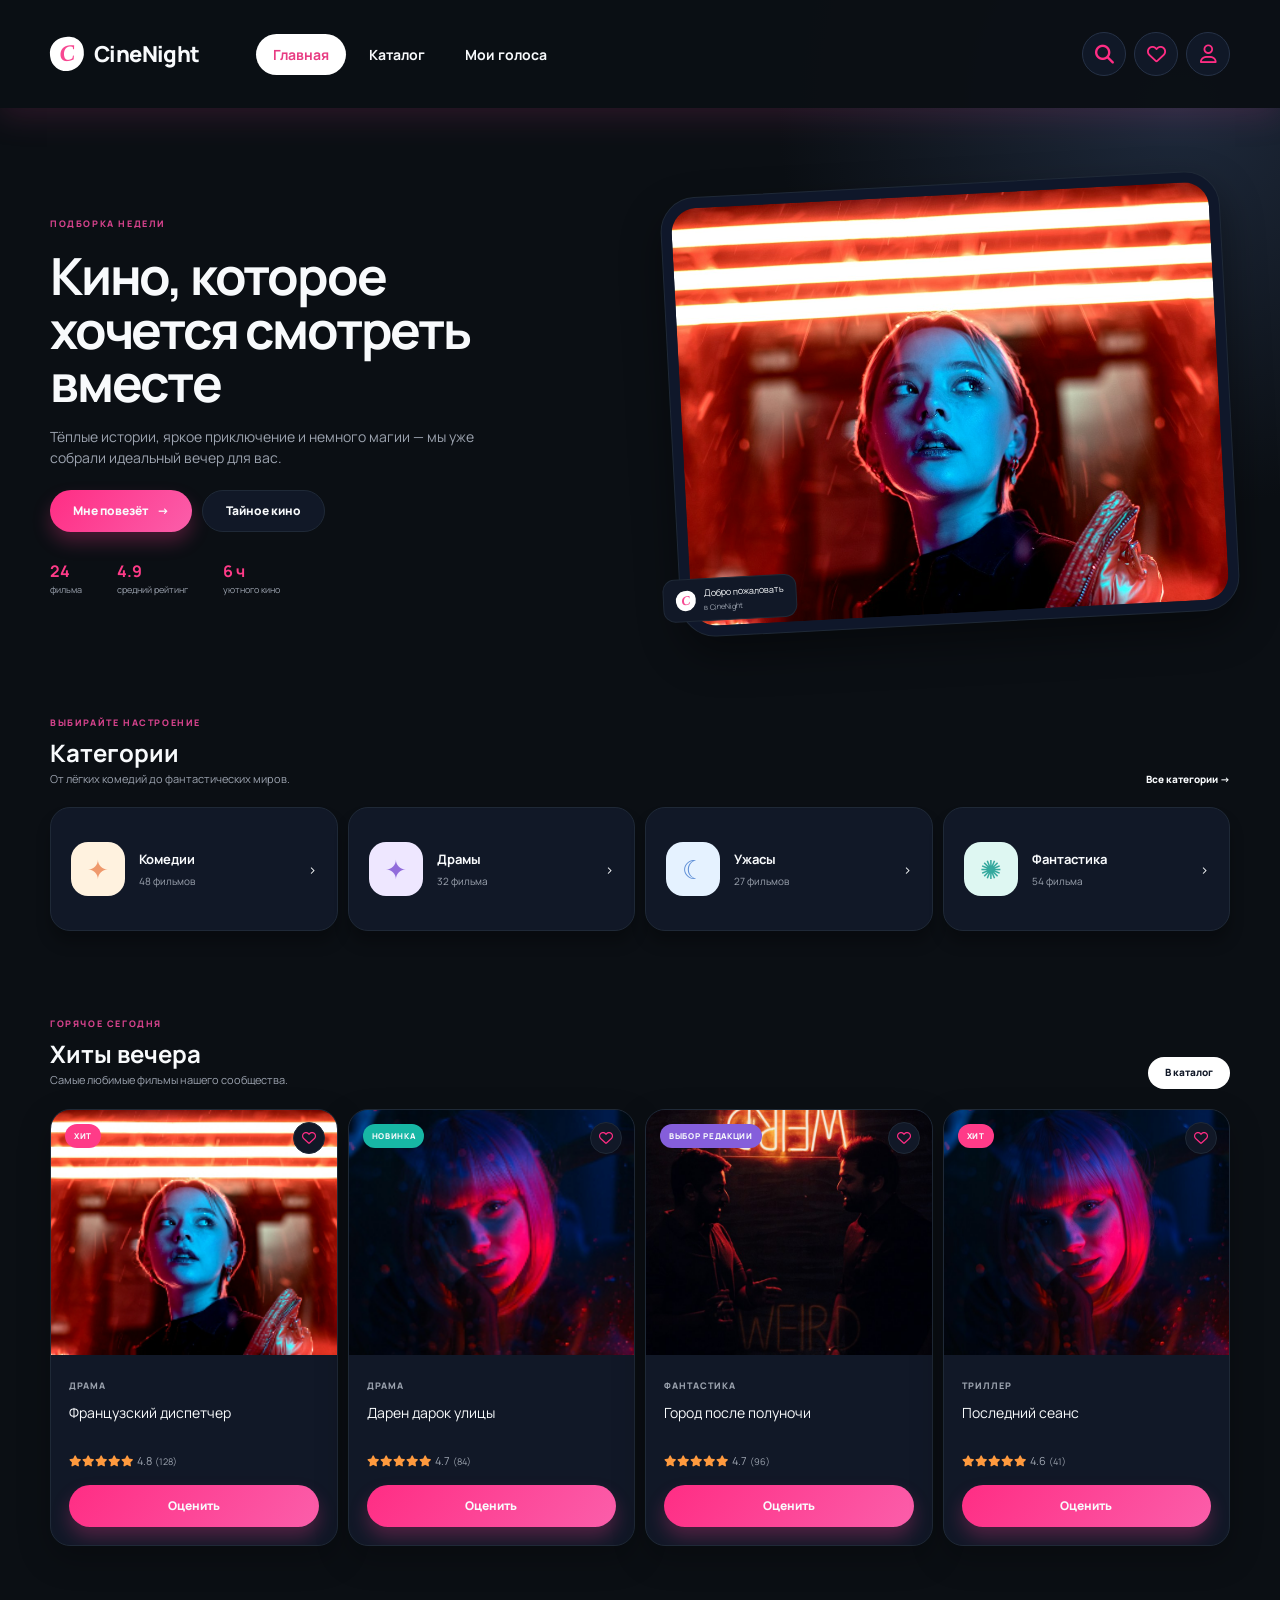
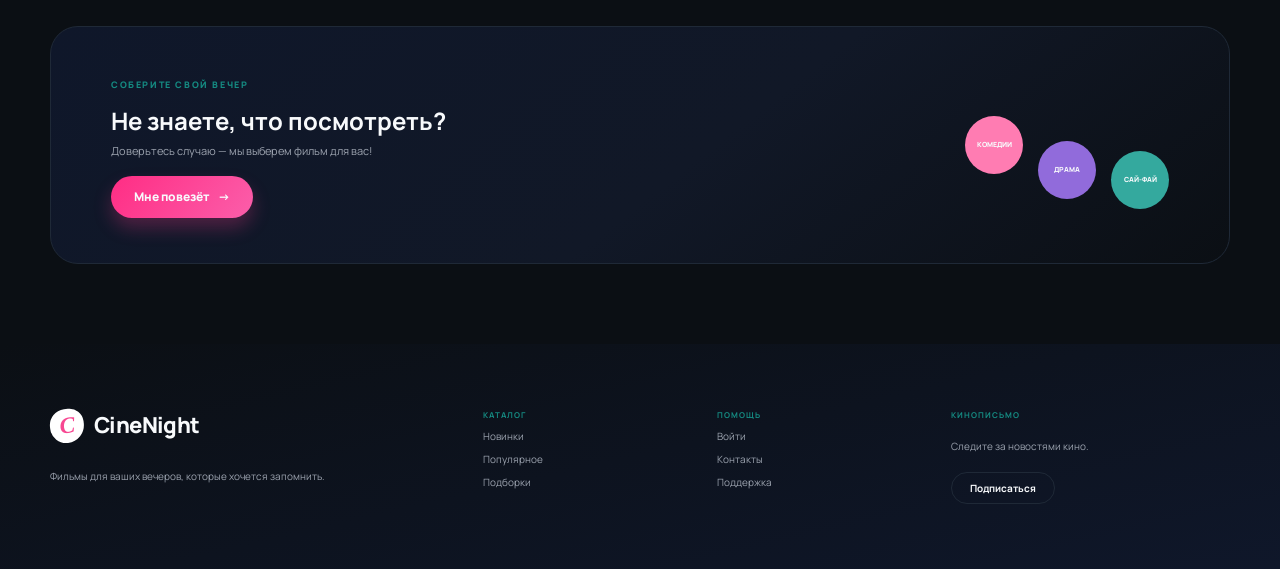
<file: index.html>
<!doctype html>
<html lang="ru">
<head>
  <meta charset="UTF-8">
  <meta name="viewport" content="width=device-width, initial-scale=1.0">
  <title>CineNight — кино, которое хочется смотреть вместе</title>
  <link rel="stylesheet" href="https://cdnjs.cloudflare.com/ajax/libs/font-awesome/6.5.2/css/all.min.css">
  <link rel="stylesheet" href="styles.css">
</head>
<body>
  <div class="page-shell">
    <header class="site-header">
      <div class="container header-inner">
        <a class="brand" href="index.html" aria-label="CineNight — главная">
          <span class="brand-mark">C</span><span>CineNight</span>
        </a>
        <button class="menu-toggle" type="button" aria-expanded="false" aria-controls="primary-nav">
          <span></span><span></span><span></span><span class="sr-only">Открыть меню</span>
        </button>
        <nav class="primary-nav" id="primary-nav" aria-label="Основная навигация">
          <a class="active" href="index.html">Главная</a>
          <a href="catalog.html">Каталог</a>
          <a href="votes.html">Мои голоса</a>
        </nav>
        <div class="header-actions"><a class="header-icon-btn" href="catalog.html" aria-label="Поиск"><i class="fa-solid fa-magnifying-glass" aria-hidden="true"></i></a><a class="header-icon-btn" href="favorites.html" aria-label="Избранное"><i class="fa-regular fa-heart" aria-hidden="true"></i></a><a class="header-icon-btn" href="login.html" aria-label="Профиль"><i class="fa-regular fa-user" aria-hidden="true"></i></a></div>
      </div>
    </header>

    <main>
      <section class="hero container">
        <div class="hero-copy">
          <span class="eyebrow">ПОДБОРКА НЕДЕЛИ</span>
          <h1>Кино, которое<br>хочется смотреть<br>вместе</h1>
          <p>Тёплые истории, яркое приключение и немного магии — мы уже собрали идеальный вечер для вас.</p>
          <div class="hero-actions">
            <button class="button button-primary" type="button" id="hero-lucky-button">Мне повезёт <span>→</span></button>
            <a class="button button-secondary" href="catalog.html">Тайное кино</a>
          </div>
          <div class="stats" aria-label="Статистика сервиса">
            <div><strong>24</strong><span>фильма</span></div>
            <div><strong>4.9</strong><span>средний рейтинг</span></div>
            <div><strong>6 ч</strong><span>уютного кино</span></div>
          </div>
        </div>
        <div class="hero-poster">
          <img src="assets/images/hero-cine-night.jpeg" alt="Кадр из фильма с девушкой в неоновом свете">
          <div class="poster-caption"><span class="mini-mark">C</span><span>Добро пожаловать<br><small>в CineNight</small></span></div>
        </div>
      </section>

      <section class="categories container" aria-labelledby="categories-title">
        <div class="section-heading">
          <div><span class="eyebrow">ВЫБИРАЙТЕ НАСТРОЕНИЕ</span><h2 id="categories-title">Категории</h2><p>От лёгких комедий до фантастических миров.</p></div>
          <a href="catalog.html" class="text-link">Все категории <span>→</span></a>
        </div>
        <div class="genre-grid">
          <a class="genre-chip" href="catalog.html"><span class="genre-icon comedy">✦</span><span><b>Комедии</b><small>48 фильмов</small></span><span>›</span></a>
          <a class="genre-chip" href="catalog.html"><span class="genre-icon drama">✦</span><span><b>Драмы</b><small>32 фильма</small></span><span>›</span></a>
          <a class="genre-chip" href="catalog.html"><span class="genre-icon horror">☾</span><span><b>Ужасы</b><small>27 фильмов</small></span><span>›</span></a>
          <a class="genre-chip" href="catalog.html"><span class="genre-icon fantasy">✺</span><span><b>Фантастика</b><small>54 фильма</small></span><span>›</span></a>
        </div>
      </section>

      <section class="hits container" id="hits" aria-labelledby="hits-title">
        <div class="section-heading">
          <div><span class="eyebrow">ГОРЯЧОЕ СЕГОДНЯ</span><h2 id="hits-title">Хиты вечера</h2><p>Самые любимые фильмы нашего сообщества.</p></div>
          <a class="button button-light" href="favorites.html">В каталог</a>
        </div>
        <div class="movie-grid">
          <article class="movie-card" data-genre="Драмы">
            <div class="movie-image"><img src="assets/images/movie-francuzskij-dispetcher.jpeg" alt="Французский диспетчер"><span class="hit-label">ХИТ</span><button class="save-button" aria-label="Добавить в избранное"><i class="fa-regular fa-heart" aria-hidden="true"></i></button></div>
            <div class="movie-info"><span class="movie-genre">ДРАМА</span><h3>Французский диспетчер</h3><div class="rating"><i class="fa-solid fa-star" aria-hidden="true"></i><i class="fa-solid fa-star" aria-hidden="true"></i><i class="fa-solid fa-star" aria-hidden="true"></i><i class="fa-solid fa-star" aria-hidden="true"></i><i class="fa-solid fa-star" aria-hidden="true"></i> <span>4.8</span> <small>(128)</small></div><button class="button button-primary review-button" onclick="window.location.href='votes.html'" data-movie="Французский диспетчер">Оценить</button></div>
          </article>
          <article class="movie-card" data-genre="Драмы">
            <div class="movie-image"><img src="assets/images/movie-daren-darok.jpeg" alt="Дарен дарок улицы"><span class="hit-label teal">НОВИНКА</span><button class="save-button" aria-label="Добавить в избранное"><i class="fa-regular fa-heart" aria-hidden="true"></i></button></div>
            <div class="movie-info"><span class="movie-genre">ДРАМА</span><h3>Дарен дарок улицы</h3><div class="rating"><i class="fa-solid fa-star" aria-hidden="true"></i><i class="fa-solid fa-star" aria-hidden="true"></i><i class="fa-solid fa-star" aria-hidden="true"></i><i class="fa-solid fa-star" aria-hidden="true"></i><i class="fa-solid fa-star" aria-hidden="true"></i> <span>4.7</span> <small>(84)</small></div><button class="button button-primary review-button" onclick="window.location.href='votes.html'" data-movie="Дарен дарок улицы">Оценить</button></div>
          </article>
          <article class="movie-card" data-genre="Фантастика">
            <div class="movie-image"><img src="assets/images/movie-gorod-posle-polunochi.jpeg" alt="Город после полуночи"><span class="hit-label purple">ВЫБОР РЕДАКЦИИ</span><button class="save-button" aria-label="Добавить в избранное"><i class="fa-regular fa-heart" aria-hidden="true"></i></button></div>
            <div class="movie-info"><span class="movie-genre">ФАНТАСТИКА</span><h3>Город после полуночи</h3><div class="rating"><i class="fa-solid fa-star" aria-hidden="true"></i><i class="fa-solid fa-star" aria-hidden="true"></i><i class="fa-solid fa-star" aria-hidden="true"></i><i class="fa-solid fa-star" aria-hidden="true"></i><i class="fa-solid fa-star" aria-hidden="true"></i> <span>4.7</span> <small>(96)</small></div><button class="button button-primary review-button" onclick="window.location.href='votes.html'" data-movie="Город после полуночи">Оценить</button></div>
          </article>
          <article class="movie-card" data-genre="Триллер">
            <div class="movie-image"><img src="assets/images/movie-poslednij-seans.jpeg" alt="Последний сеанс"><span class="hit-label">ХИТ</span><button class="save-button" aria-label="Добавить в избранное"><i class="fa-regular fa-heart" aria-hidden="true"></i></button></div>
            <div class="movie-info"><span class="movie-genre">ТРИЛЛЕР</span><h3>Последний сеанс</h3><div class="rating"><i class="fa-solid fa-star" aria-hidden="true"></i><i class="fa-solid fa-star" aria-hidden="true"></i><i class="fa-solid fa-star" aria-hidden="true"></i><i class="fa-solid fa-star" aria-hidden="true"></i><i class="fa-solid fa-star" aria-hidden="true"></i> <span>4.6</span> <small>(41)</small></div><button class="button button-primary review-button" onclick="window.location.href='votes.html'" data-movie="Последний сеанс">Оценить</button></div>
          </article>
        </div>
      </section>

      <section class="lucky container">
        <div><span class="eyebrow teal-text">СОБЕРИТЕ СВОЙ ВЕЧЕР</span><h2>Не знаете, что посмотреть?</h2><p>Доверьтесь случаю — мы выберем фильм для вас!</p><button class="button button-pink" id="lucky-button">Мне повезёт <span>→</span></button></div>
        <div class="bubbles" aria-hidden="true"><span>КОМЕДИИ</span><span>ДРАМА</span><span>САЙ-ФАЙ</span></div>
      </section>
    </main>

    <footer class="site-footer">
      <div class="container footer-grid">
        <div><a class="brand" href="index.html"><span class="brand-mark">C</span><span>CineNight</span></a><p>Фильмы для ваших вечеров, которые хочется запомнить.</p></div>
        <div><b>КАТАЛОГ</b><a href="catalog.html">Новинки</a><a href="catalog.html">Популярное</a><a href="favorites.html">Подборки</a></div>
        <div><b>ПОМОЩЬ</b><a href="settings.html">Войти</a><a href="settings.html">Контакты</a><a href="settings.html">Поддержка</a></div>
        <div><b>КИНОПИСЬМО</b><p>Следите за новостями кино.</p><button type="button" class="btn-subscribe">Подписаться</button></div>
      </div>
    </footer>
  </div>

  <div class="modal" id="review-modal" role="dialog" aria-modal="true" aria-labelledby="review-title">
    <div class="modal-card"><button class="modal-close" type="button" aria-label="Закрыть">×</button><span class="eyebrow">ВАША ОЦЕНКА</span><h2 id="review-title">Оценить фильм</h2><p id="review-movie"></p><div class="stars" role="group" aria-label="Выберите рейтинг"><button><i class="fa-solid fa-star" aria-hidden="true"></i></button><button><i class="fa-solid fa-star" aria-hidden="true"></i></button><button><i class="fa-solid fa-star" aria-hidden="true"></i></button><button><i class="fa-solid fa-star" aria-hidden="true"></i></button><button><i class="fa-solid fa-star" aria-hidden="true"></i></button></div><button class="button button-primary modal-submit">Сохранить оценку</button></div>
  </div>
  <div class="modal" id="lucky-modal" role="dialog" aria-modal="true" aria-labelledby="lucky-title"><div class="modal-card"><button class="modal-close" type="button" aria-label="Закрыть">×</button><span class="eyebrow">ВАМ ПОВЕЗЛО</span><h2 id="lucky-title">Сегодня смотрим:</h2><p class="lucky-result"></p><a class="button button-primary" href="movie.html">Открыть фильм</a></div></div>
  <div class="modal" id="logout-modal" role="dialog" aria-modal="true" aria-labelledby="logout-title"><div class="modal-card"><button class="modal-close" type="button" aria-label="Закрыть">×</button><span class="eyebrow">ЛИЧНЫЙ КАБИНЕТ</span><h2 id="logout-title">Выйти из аккаунта?</h2><p>Вы сможете вернуться в любое время.</p><div class="logout-actions"><button class="button button-secondary modal-close-action" type="button">Остаться</button><a class="button button-primary" href="login.html">Выйти</a></div></div></div>
  <script src="script.js"></script>
</body>
</html>
</file>
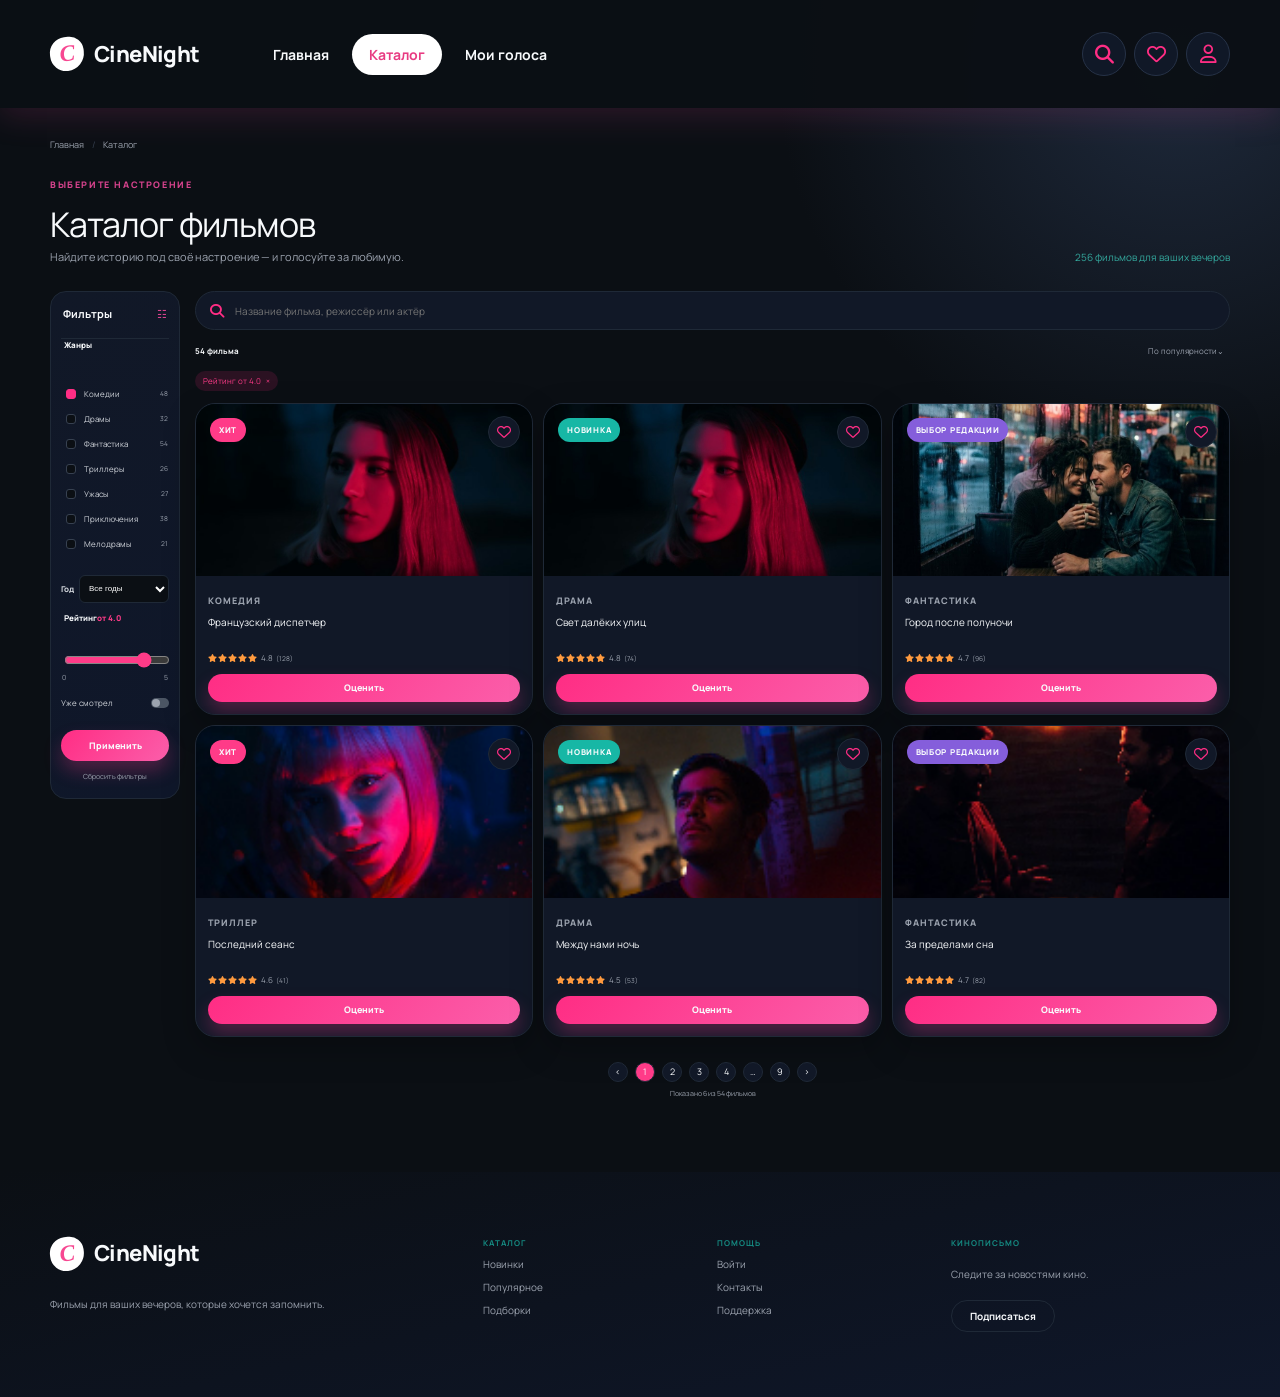
<file: catalog.html>
<!doctype html>
<html lang="ru">
<head>
  <meta charset="UTF-8">
  <meta name="viewport" content="width=device-width, initial-scale=1.0">
  <title>Каталог фильмов — CineNight</title>
  <link rel="stylesheet" href="https://cdnjs.cloudflare.com/ajax/libs/font-awesome/6.5.2/css/all.min.css">
  <link rel="stylesheet" href="styles.css">
</head>
<body>
  <div class="page-shell">
    <header class="site-header">
      <div class="container header-inner">
        <a class="brand" href="index.html" aria-label="CineNight — главная"><span class="brand-mark">C</span><span>CineNight</span></a>
        <button class="menu-toggle" type="button" aria-expanded="false" aria-controls="primary-nav"><span></span><span></span><span></span><span class="sr-only">Открыть меню</span></button>
        <nav class="primary-nav" id="primary-nav" aria-label="Основная навигация"><a href="index.html">Главная</a><a class="active" href="catalog.html">Каталог</a><a href="votes.html">Мои голоса</a></nav>
        <div class="header-actions"><a class="header-icon-btn" href="catalog.html" aria-label="Поиск"><i class="fa-solid fa-magnifying-glass" aria-hidden="true"></i></a><a class="header-icon-btn" href="favorites.html" aria-label="Избранное"><i class="fa-regular fa-heart" aria-hidden="true"></i></a><a class="header-icon-btn" href="login.html" aria-label="Профиль"><i class="fa-regular fa-user" aria-hidden="true"></i></a></div>
      </div>
    </header>

    <main class="catalog-page container">
      <div class="breadcrumbs">Главная <span>/</span> Каталог</div>
      <div class="catalog-heading"><div><span class="eyebrow">ВЫБЕРИТЕ НАСТРОЕНИЕ</span><h1>Каталог фильмов</h1><p>Найдите историю под своё настроение — и голосуйте за любимую.</p></div><span class="catalog-note">256 фильмов для ваших вечеров</span></div>
      <button class="filter-toggle" type="button" aria-expanded="false" aria-controls="catalog-filters">Фильтры <span>☷</span></button>
      <div class="catalog-layout">
        <aside class="catalog-filters" id="catalog-filters" aria-label="Фильтры каталога">
          <div class="filters-title"><b>Фильтры</b><button class="filter-close" type="button" aria-label="Закрыть фильтры">×</button><span>☷</span></div>
          <fieldset><legend>Жанры</legend><label><input type="checkbox" checked> Комедии <small>48</small></label><label><input type="checkbox"> Драмы <small>32</small></label><label><input type="checkbox"> Фантастика <small>54</small></label><label><input type="checkbox"> Триллеры <small>26</small></label><label><input type="checkbox"> Ужасы <small>27</small></label><label><input type="checkbox"> Приключения <small>38</small></label><label><input type="checkbox"> Мелодрамы <small>21</small></label></fieldset>
          <label class="select-label">Год<select><option>Все годы</option><option>2020–2025</option><option>До 2020</option></select></label>
          <fieldset><legend>Рейтинг <em>от 4.0</em></legend><input class="range" type="range" min="0" max="5" value="4"><div class="range-labels"><span>0</span><span>5</span></div></fieldset>
          <label class="switch-label">Уже смотрел <input type="checkbox"><span class="switch"></span></label>
          <button class="button button-primary apply-filters" type="button">Применить</button><button class="reset-filters" type="button">Сбросить фильтры</button>
        </aside>
        <section class="catalog-results" aria-labelledby="catalog-results-title">
          <form class="search-bar" role="search"><i class="fa-solid fa-magnifying-glass" aria-hidden="true"></i><input type="search" placeholder="Название фильма, режиссёр или актёр" aria-label="Поиск фильма"></form>
          <div class="results-toolbar"><b id="catalog-results-title">54 фильма</b><button type="button">По популярности⌄</button></div>
          <div class="active-filter">Рейтинг от 4.0 <button type="button" aria-label="Удалить фильтр">×</button></div>
          <div class="catalog-movie-grid">
            <article class="movie-card"><div class="movie-image"><img src="assets/images/catalog-francuzskij.jpeg" alt="Французский диспетчер"><span class="hit-label">ХИТ</span><button class="save-button" aria-label="Добавить в избранное"><i class="fa-regular fa-heart" aria-hidden="true"></i></button></div><div class="movie-info"><span class="movie-genre">КОМЕДИЯ</span><h3>Французский диспетчер</h3><div class="rating"><i class="fa-solid fa-star" aria-hidden="true"></i><i class="fa-solid fa-star" aria-hidden="true"></i><i class="fa-solid fa-star" aria-hidden="true"></i><i class="fa-solid fa-star" aria-hidden="true"></i><i class="fa-solid fa-star" aria-hidden="true"></i> <span>4.8</span> <small>(128)</small></div><button class="button button-primary review-button" onclick="window.location.href='votes.html'" data-movie="Французский диспетчер">Оценить</button></div></article>
            <article class="movie-card"><div class="movie-image"><img src="assets/images/catalog-daren.jpeg" alt="Свет далёких улиц"><span class="hit-label teal">НОВИНКА</span><button class="save-button" aria-label="Добавить в избранное"><i class="fa-regular fa-heart" aria-hidden="true"></i></button></div><div class="movie-info"><span class="movie-genre">ДРАМА</span><h3>Свет далёких улиц</h3><div class="rating"><i class="fa-solid fa-star" aria-hidden="true"></i><i class="fa-solid fa-star" aria-hidden="true"></i><i class="fa-solid fa-star" aria-hidden="true"></i><i class="fa-solid fa-star" aria-hidden="true"></i><i class="fa-solid fa-star" aria-hidden="true"></i> <span>4.8</span> <small>(74)</small></div><button class="button button-primary review-button" onclick="window.location.href='votes.html'" data-movie="Свет далёких улиц">Оценить</button></div></article>
            <article class="movie-card"><div class="movie-image"><img src="assets/images/catalog-gorod.jpeg" alt="Город после полуночи"><span class="hit-label purple">ВЫБОР РЕДАКЦИИ</span><button class="save-button" aria-label="Добавить в избранное"><i class="fa-regular fa-heart" aria-hidden="true"></i></button></div><div class="movie-info"><span class="movie-genre">ФАНТАСТИКА</span><h3>Город после полуночи</h3><div class="rating"><i class="fa-solid fa-star" aria-hidden="true"></i><i class="fa-solid fa-star" aria-hidden="true"></i><i class="fa-solid fa-star" aria-hidden="true"></i><i class="fa-solid fa-star" aria-hidden="true"></i><i class="fa-solid fa-star" aria-hidden="true"></i> <span>4.7</span> <small>(96)</small></div><button class="button button-primary review-button" onclick="window.location.href='votes.html'" data-movie="Город после полуночи">Оценить</button></div></article>
            <article class="movie-card"><div class="movie-image"><img src="assets/images/catalog-seans.jpeg" alt="Последний сеанс"><span class="hit-label">ХИТ</span><button class="save-button" aria-label="Добавить в избранное"><i class="fa-regular fa-heart" aria-hidden="true"></i></button></div><div class="movie-info"><span class="movie-genre">ТРИЛЛЕР</span><h3>Последний сеанс</h3><div class="rating"><i class="fa-solid fa-star" aria-hidden="true"></i><i class="fa-solid fa-star" aria-hidden="true"></i><i class="fa-solid fa-star" aria-hidden="true"></i><i class="fa-solid fa-star" aria-hidden="true"></i><i class="fa-solid fa-star" aria-hidden="true"></i> <span>4.6</span> <small>(41)</small></div><button class="button button-primary review-button" onclick="window.location.href='votes.html'" data-movie="Последний сеанс">Оценить</button></div></article>
            <article class="movie-card"><div class="movie-image"><img src="assets/images/catalog-mezhdu.jpeg" alt="Между нами ночь"><span class="hit-label teal">НОВИНКА</span><button class="save-button" aria-label="Добавить в избранное"><i class="fa-regular fa-heart" aria-hidden="true"></i></button></div><div class="movie-info"><span class="movie-genre">ДРАМА</span><h3>Между нами ночь</h3><div class="rating"><i class="fa-solid fa-star" aria-hidden="true"></i><i class="fa-solid fa-star" aria-hidden="true"></i><i class="fa-solid fa-star" aria-hidden="true"></i><i class="fa-solid fa-star" aria-hidden="true"></i><i class="fa-solid fa-star" aria-hidden="true"></i> <span>4.5</span> <small>(53)</small></div><button class="button button-primary review-button" onclick="window.location.href='votes.html'" data-movie="Между нами ночь">Оценить</button></div></article>
            <article class="movie-card"><div class="movie-image"><img src="assets/images/catalog-predely.jpeg" alt="За пределами сна"><span class="hit-label purple">ВЫБОР РЕДАКЦИИ</span><button class="save-button" aria-label="Добавить в избранное"><i class="fa-regular fa-heart" aria-hidden="true"></i></button></div><div class="movie-info"><span class="movie-genre">ФАНТАСТИКА</span><h3>За пределами сна</h3><div class="rating"><i class="fa-solid fa-star" aria-hidden="true"></i><i class="fa-solid fa-star" aria-hidden="true"></i><i class="fa-solid fa-star" aria-hidden="true"></i><i class="fa-solid fa-star" aria-hidden="true"></i><i class="fa-solid fa-star" aria-hidden="true"></i> <span>4.7</span> <small>(82)</small></div><button class="button button-primary review-button" onclick="window.location.href='votes.html'" data-movie="За пределами сна">Оценить</button></div></article>
          </div>
          <nav class="pagination" aria-label="Страницы каталога"><button>‹</button><button class="current">1</button><button>2</button><button>3</button><button>4</button><button>…</button><button>9</button><button>›</button><small>Показано 6 из 54 фильмов</small></nav>
        </section>
      </div>
    </main>

    <footer class="site-footer"><div class="container footer-grid"><div><a class="brand" href="index.html"><span class="brand-mark">C</span><span>CineNight</span></a><p>Фильмы для ваших вечеров, которые хочется запомнить.</p></div><div><b>КАТАЛОГ</b><a href="catalog.html">Новинки</a><a href="catalog.html">Популярное</a><a href="favorites.html">Подборки</a></div><div><b>ПОМОЩЬ</b><a href="settings.html">Войти</a><a href="settings.html">Контакты</a><a href="settings.html">Поддержка</a></div><div><b>КИНОПИСЬМО</b><p>Следите за новостями кино.</p><button type="button" class="btn-subscribe">Подписаться</button></div></div></footer>
  </div>
  <div class="modal" id="review-modal" role="dialog" aria-modal="true" aria-labelledby="review-title"><div class="modal-card"><button class="modal-close" type="button" aria-label="Закрыть">×</button><span class="eyebrow">ВАША ОЦЕНКА</span><h2 id="review-title">Оценить фильм</h2><p id="review-movie"></p><div class="stars" role="group" aria-label="Выберите рейтинг"><button><i class="fa-solid fa-star" aria-hidden="true"></i></button><button><i class="fa-solid fa-star" aria-hidden="true"></i></button><button><i class="fa-solid fa-star" aria-hidden="true"></i></button><button><i class="fa-solid fa-star" aria-hidden="true"></i></button><button><i class="fa-solid fa-star" aria-hidden="true"></i></button></div><button class="button button-primary modal-submit">Сохранить оценку</button></div></div>
  <script src="script.js"></script>
</body>
</html>
</file>
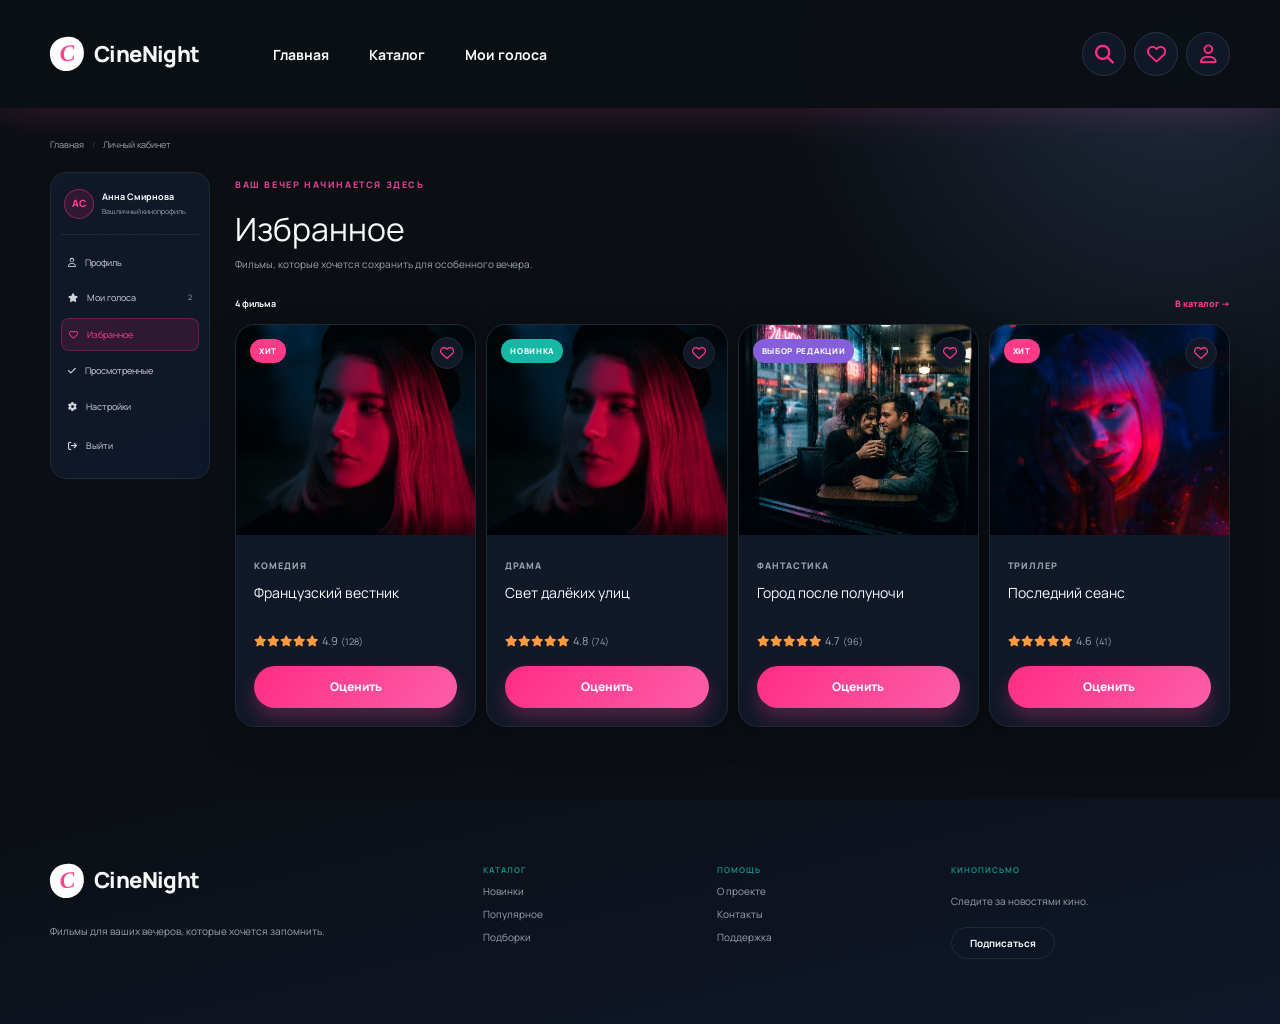
<file: favorites.html>
<!doctype html>
<html lang="ru">
<head><meta charset="UTF-8"><meta name="viewport" content="width=device-width, initial-scale=1.0"><title>Избранное — CineNight</title>
  <link rel="stylesheet" href="https://cdnjs.cloudflare.com/ajax/libs/font-awesome/6.5.2/css/all.min.css"><link rel="stylesheet" href="styles.css"></head>
<body><div class="page-shell">
  <header class="site-header"><div class="container header-inner"><a class="brand" href="index.html"><span class="brand-mark">C</span><span>CineNight</span></a><button class="menu-toggle" type="button" aria-expanded="false" aria-controls="primary-nav"><span></span><span></span><span></span><span class="sr-only">Открыть меню</span></button><nav class="primary-nav" id="primary-nav"><a href="index.html">Главная</a><a href="catalog.html">Каталог</a><a href="votes.html">Мои голоса</a></nav><div class="header-actions"><a class="header-icon-btn" href="catalog.html" aria-label="Поиск"><i class="fa-solid fa-magnifying-glass" aria-hidden="true"></i></a><a class="header-icon-btn" href="favorites.html" aria-label="Избранное"><i class="fa-regular fa-heart" aria-hidden="true"></i></a><a class="header-icon-btn" href="login.html" aria-label="Профиль"><i class="fa-regular fa-user" aria-hidden="true"></i></a></div></div></header>
  <main class="user-page container"><div class="breadcrumbs">Главная <span>/</span> Личный кабинет</div><div class="profile-layout"><aside class="account-sidebar"><div class="account-user"><span class="avatar small-avatar">АС</span><span><b>Анна Смирнова</b><small>Ваш личный кинопрофиль</small></span></div><nav class="account-nav"><a href="profile.html"><i class="fa-regular fa-user" aria-hidden="true"></i> <span>Профиль</span></a><a href="votes.html"><i class="fa-solid fa-star" aria-hidden="true"></i> <span>Мои голоса</span><small>2</small></a><a class="active" href="favorites.html"><i class="fa-regular fa-heart" aria-hidden="true"></i> <span>Избранное</span></a><a href="watched.html"><i class="fa-solid fa-check" aria-hidden="true"></i> <span>Просмотренные</span></a><a href="settings.html"><i class="fa-solid fa-gear" aria-hidden="true"></i> <span>Настройки</span></a><button type="button" class="logout-button"><i class="fa-solid fa-arrow-right-from-bracket" aria-hidden="true"></i> <span>Выйти</span></button></nav></aside>
    <section class="collection-content"><span class="eyebrow">ВАШ ВЕЧЕР НАЧИНАЕТСЯ ЗДЕСЬ</span><h1>Избранное</h1><p class="profile-intro">Фильмы, которые хочется сохранить для особенного вечера.</p><div class="collection-toolbar"><b>4 фильма</b><a href="catalog.html">В каталог →</a></div><div class="collection-grid">
      <article class="movie-card"><div class="movie-image"><img src="assets/images/catalog-francuzskij.jpeg" alt="Французский вестник"><span class="hit-label">ХИТ</span><button class="save-button is-saved" aria-label="Удалить из избранного"><i class="fa-regular fa-heart" aria-hidden="true"></i></button></div><div class="movie-info"><span class="movie-genre">КОМЕДИЯ</span><h3>Французский вестник</h3><div class="rating"><i class="fa-solid fa-star" aria-hidden="true"></i><i class="fa-solid fa-star" aria-hidden="true"></i><i class="fa-solid fa-star" aria-hidden="true"></i><i class="fa-solid fa-star" aria-hidden="true"></i><i class="fa-solid fa-star" aria-hidden="true"></i> <span>4.9</span> <small>(128)</small></div><button class="button button-primary review-button" onclick="window.location.href='votes.html'" data-movie="Французский вестник">Оценить</button></div></article>
      <article class="movie-card"><div class="movie-image"><img src="assets/images/catalog-daren.jpeg" alt="Свет далёких улиц"><span class="hit-label teal">НОВИНКА</span><button class="save-button is-saved" aria-label="Удалить из избранного"><i class="fa-regular fa-heart" aria-hidden="true"></i></button></div><div class="movie-info"><span class="movie-genre">ДРАМА</span><h3>Свет далёких улиц</h3><div class="rating"><i class="fa-solid fa-star" aria-hidden="true"></i><i class="fa-solid fa-star" aria-hidden="true"></i><i class="fa-solid fa-star" aria-hidden="true"></i><i class="fa-solid fa-star" aria-hidden="true"></i><i class="fa-solid fa-star" aria-hidden="true"></i> <span>4.8</span> <small>(74)</small></div><button class="button button-primary review-button" onclick="window.location.href='votes.html'" data-movie="Свет далёких улиц">Оценить</button></div></article>
      <article class="movie-card"><div class="movie-image"><img src="assets/images/catalog-gorod.jpeg" alt="Город после полуночи"><span class="hit-label purple">ВЫБОР РЕДАКЦИИ</span><button class="save-button is-saved" aria-label="Удалить из избранного"><i class="fa-regular fa-heart" aria-hidden="true"></i></button></div><div class="movie-info"><span class="movie-genre">ФАНТАСТИКА</span><h3>Город после полуночи</h3><div class="rating"><i class="fa-solid fa-star" aria-hidden="true"></i><i class="fa-solid fa-star" aria-hidden="true"></i><i class="fa-solid fa-star" aria-hidden="true"></i><i class="fa-solid fa-star" aria-hidden="true"></i><i class="fa-solid fa-star" aria-hidden="true"></i> <span>4.7</span> <small>(96)</small></div><button class="button button-primary review-button" onclick="window.location.href='votes.html'" data-movie="Город после полуночи">Оценить</button></div></article>
      <article class="movie-card"><div class="movie-image"><img src="assets/images/catalog-seans.jpeg" alt="Последний сеанс"><span class="hit-label">ХИТ</span><button class="save-button is-saved" aria-label="Удалить из избранного"><i class="fa-regular fa-heart" aria-hidden="true"></i></button></div><div class="movie-info"><span class="movie-genre">ТРИЛЛЕР</span><h3>Последний сеанс</h3><div class="rating"><i class="fa-solid fa-star" aria-hidden="true"></i><i class="fa-solid fa-star" aria-hidden="true"></i><i class="fa-solid fa-star" aria-hidden="true"></i><i class="fa-solid fa-star" aria-hidden="true"></i><i class="fa-solid fa-star" aria-hidden="true"></i> <span>4.6</span> <small>(41)</small></div><button class="button button-primary review-button" onclick="window.location.href='votes.html'" data-movie="Последний сеанс">Оценить</button></div></article>
    </div></section></div></main>
  <footer class="site-footer"><div class="container footer-grid"><div><a class="brand" href="index.html"><span class="brand-mark">C</span><span>CineNight</span></a><p>Фильмы для ваших вечеров, которые хочется запомнить.</p></div><div><b>КАТАЛОГ</b><a href="catalog.html">Новинки</a><a href="catalog.html">Популярное</a><a href="favorites.html">Подборки</a></div><div><b>ПОМОЩЬ</b><a href="settings.html">О проекте</a><a href="settings.html">Контакты</a><a href="settings.html">Поддержка</a></div><div><b>КИНОПИСЬМО</b><p>Следите за новостями кино.</p><button type="button" class="btn-subscribe">Подписаться</button></div></div></footer>
</div><div class="modal" id="review-modal" role="dialog" aria-modal="true" aria-labelledby="review-title"><div class="modal-card"><button class="modal-close" type="button" aria-label="Закрыть">×</button><span class="eyebrow">ВАША ОЦЕНКА</span><h2 id="review-title">Оценить фильм</h2><p id="review-movie"></p><div class="stars"><button><i class="fa-solid fa-star" aria-hidden="true"></i></button><button><i class="fa-solid fa-star" aria-hidden="true"></i></button><button><i class="fa-solid fa-star" aria-hidden="true"></i></button><button><i class="fa-solid fa-star" aria-hidden="true"></i></button><button><i class="fa-solid fa-star" aria-hidden="true"></i></button></div><button class="button button-primary modal-submit">Сохранить оценку</button></div></div><div class="modal" id="logout-modal" role="dialog" aria-modal="true" aria-labelledby="logout-title"><div class="modal-card"><button class="modal-close" type="button" aria-label="Закрыть">×</button><h2 id="logout-title">Выйти из аккаунта?</h2><p>Вы сможете вернуться в любое время.</p><div class="logout-actions"><button class="button button-secondary modal-close-action">Остаться</button><a class="button button-primary" href="login.html">Выйти</a></div></div></div><script src="script.js"></script></body></html>
</file>
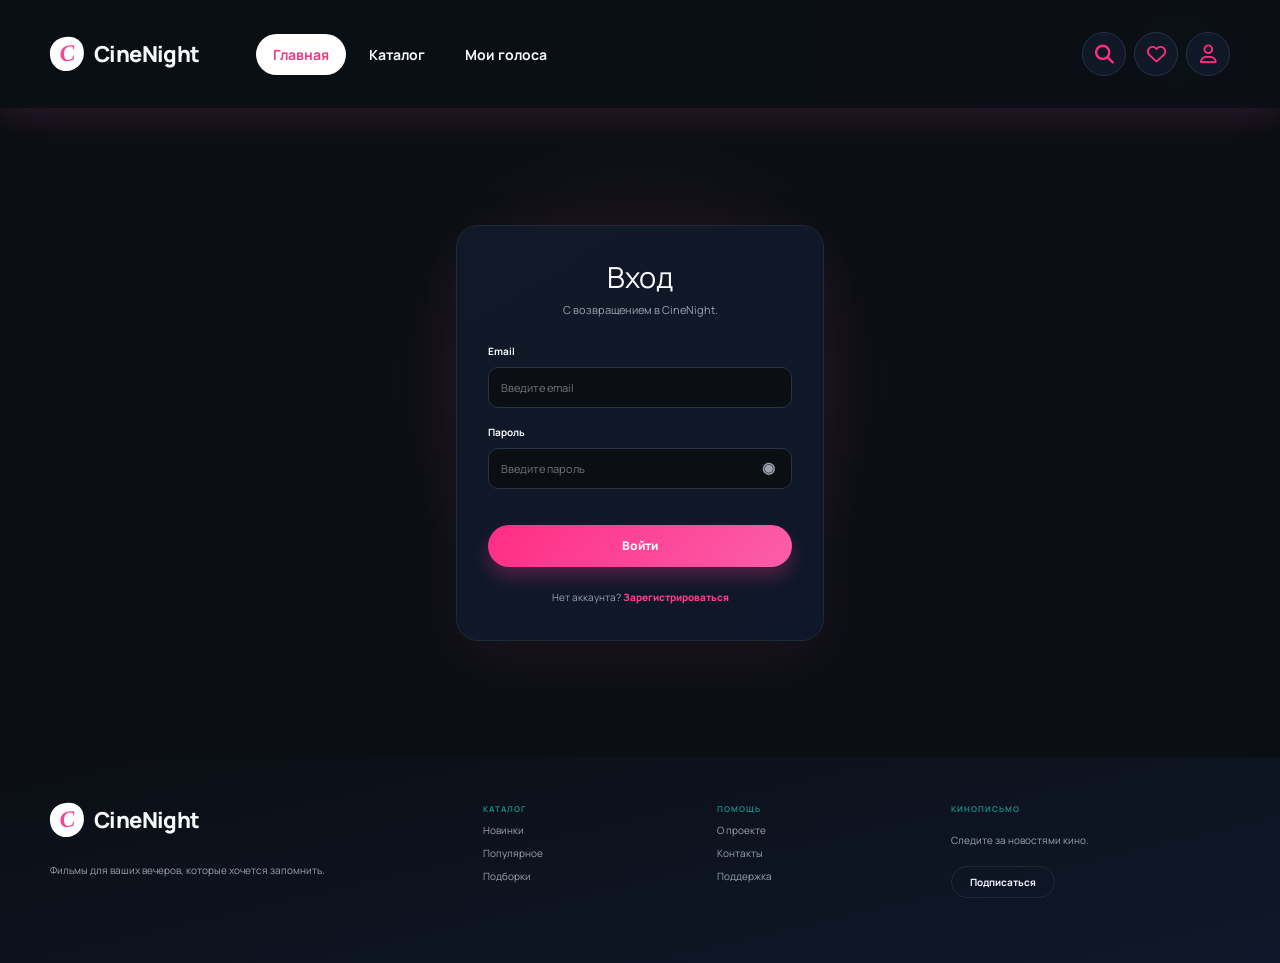
<file: login.html>
<!doctype html>
<html lang="ru">
<head>
  <meta charset="UTF-8">
  <meta name="viewport" content="width=device-width, initial-scale=1.0">
  <title>Вход — CineNight</title>
  <link rel="stylesheet" href="https://cdnjs.cloudflare.com/ajax/libs/font-awesome/6.5.2/css/all.min.css">
  <link rel="stylesheet" href="styles.css">
</head>
<body class="auth-body">
  <div class="page-shell">
    <header class="site-header"><div class="container header-inner"><a class="brand" href="index.html"><span class="brand-mark">C</span><span>CineNight</span></a><button class="menu-toggle" type="button" aria-expanded="false" aria-controls="primary-nav"><span></span><span></span><span></span><span class="sr-only">Открыть меню</span></button><nav class="primary-nav" id="primary-nav" aria-label="Основная навигация"><a class="active" href="index.html">Главная</a><a href="catalog.html">Каталог</a><a href="votes.html">Мои голоса</a></nav><div class="header-actions"><a class="header-icon-btn" href="catalog.html" aria-label="Поиск"><i class="fa-solid fa-magnifying-glass" aria-hidden="true"></i></a><a class="header-icon-btn" href="favorites.html" aria-label="Избранное"><i class="fa-regular fa-heart" aria-hidden="true"></i></a><a class="header-icon-btn" href="login.html" aria-label="Профиль"><i class="fa-regular fa-user" aria-hidden="true"></i></a></div></div></header>
    <main class="auth-main">
      <form class="auth-card auth-form" data-auth-form="login" novalidate>
        <h1>Вход</h1><p class="auth-subtitle">С возвращением в CineNight.</p>
        <label>Email<input type="email" name="email" placeholder="Введите email" required></label>
        <label>Пароль<div class="password-field"><input type="password" name="password" placeholder="Введите пароль" required><button type="button" class="password-toggle" aria-label="Показать пароль">◉</button></div></label>
        <p class="form-error" aria-live="polite"></p>
        <button class="button button-primary auth-submit" type="submit">Войти</button>
        <p class="auth-switch">Нет аккаунта? <a href="register.html">Зарегистрироваться</a></p>
      </form>
    </main>
    <footer class="site-footer"><div class="container footer-grid"><div><a class="brand" href="index.html"><span class="brand-mark">C</span><span>CineNight</span></a><p>Фильмы для ваших вечеров, которые хочется запомнить.</p></div><div><b>КАТАЛОГ</b><a href="catalog.html">Новинки</a><a href="catalog.html">Популярное</a><a href="favorites.html">Подборки</a></div><div><b>ПОМОЩЬ</b><a href="settings.html">О проекте</a><a href="settings.html">Контакты</a><a href="settings.html">Поддержка</a></div><div><b>КИНОПИСЬМО</b><p>Следите за новостями кино.</p><button type="button" class="btn-subscribe">Подписаться</button></div></div></footer>
  </div>
  <script src="script.js"></script>
</body>
</html>
</file>
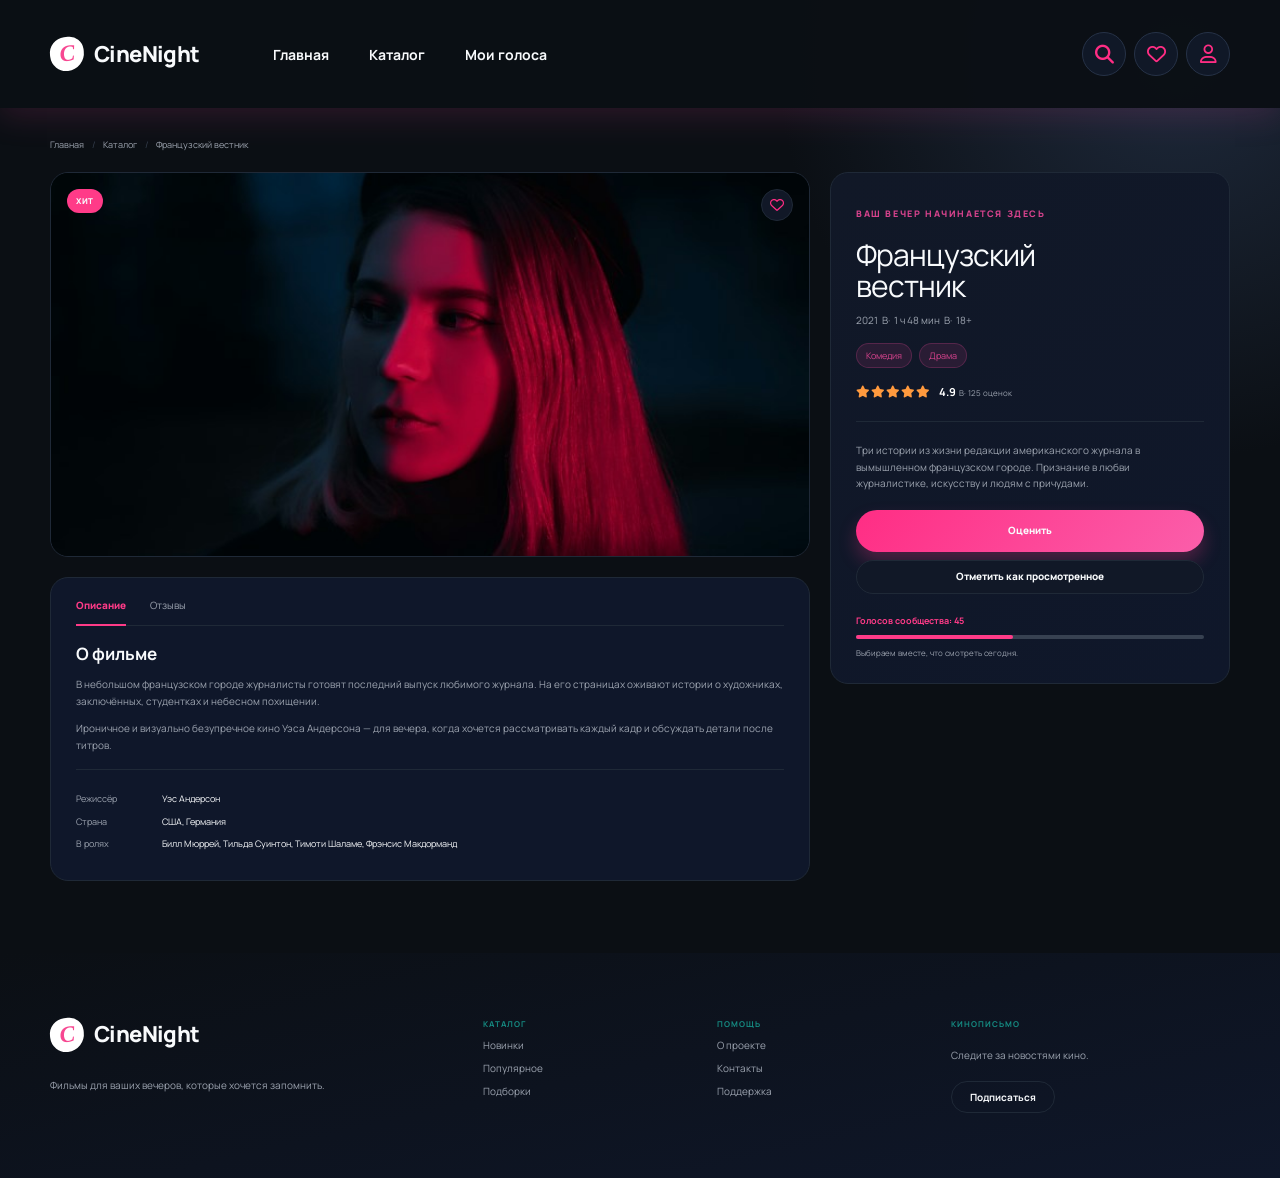
<file: movie.html>
<!doctype html>
<html lang="ru">
<head>
  <meta charset="UTF-8">
  <meta name="viewport" content="width=device-width, initial-scale=1.0">
  <title>Французский вестник — CineNight</title>
  <link rel="stylesheet" href="https://cdnjs.cloudflare.com/ajax/libs/font-awesome/6.5.2/css/all.min.css">
  <link rel="stylesheet" href="styles.css">
</head>
<body>
  <div class="page-shell">
    <header class="site-header">
      <div class="container header-inner">
        <a class="brand" href="index.html" aria-label="CineNight — главная"><span class="brand-mark">C</span><span>CineNight</span></a>
        <button class="menu-toggle" type="button" aria-expanded="false" aria-controls="primary-nav"><span></span><span></span><span></span><span class="sr-only">Открыть меню</span></button>
        <nav class="primary-nav" id="primary-nav" aria-label="Основная навигация"><a href="index.html">Главная</a><a href="catalog.html">Каталог</a><a href="votes.html">Мои голоса</a></nav>
        <div class="header-actions"><a class="header-icon-btn" href="catalog.html" aria-label="Поиск"><i class="fa-solid fa-magnifying-glass" aria-hidden="true"></i></a><a class="header-icon-btn" href="favorites.html" aria-label="Избранное"><i class="fa-regular fa-heart" aria-hidden="true"></i></a><a class="header-icon-btn" href="login.html" aria-label="Профиль"><i class="fa-regular fa-user" aria-hidden="true"></i></a></div>
      </div>
    </header>

    <main class="movie-page container">
      <div class="breadcrumbs">Главная <span>/</span> Каталог <span>/</span> Французский вестник</div>
      <div class="movie-detail-grid">
        <div class="detail-left">
          <div class="detail-poster"><img src="assets/images/movie-francuzskij-detail.jpeg" alt="Французский вестник"><span class="hit-label">ХИТ</span><button class="save-button" aria-label="Добавить в избранное"><i class="fa-regular fa-heart" aria-hidden="true"></i></button></div>
          <section class="detail-tabs">
            <div class="tab-list" role="tablist"><button class="tab is-active" role="tab" aria-selected="true" aria-controls="description-panel" data-tab="description-panel">Описание</button><button class="tab" role="tab" aria-selected="false" aria-controls="reviews-panel" data-tab="reviews-panel">Отзывы</button></div>
            <div class="tab-panel is-active" id="description-panel" role="tabpanel"><h2>О фильме</h2><p>В небольшом французском городе журналисты готовят последний выпуск любимого журнала. На его страницах оживают истории о художниках, заключённых, студентках и небесном похищении.</p><p>Ироничное и визуально безупречное кино Уэса Андерсона — для вечера, когда хочется рассматривать каждый кадр и обсуждать детали после титров.</p><dl><div><dt>Режиссёр</dt><dd>Уэс Андерсон</dd></div><div><dt>Страна</dt><dd>США, Германия</dd></div><div><dt>В ролях</dt><dd>Билл Мюррей, Тильда Суинтон, Тимоти Шаламе, Фрэнсис Макдорманд</dd></div></dl></div>
            <div class="tab-panel" id="reviews-panel" role="tabpanel" hidden><h2>Отзывы</h2><div class="review-item"><b><i class="fa-solid fa-star" aria-hidden="true"></i><i class="fa-solid fa-star" aria-hidden="true"></i><i class="fa-solid fa-star" aria-hidden="true"></i><i class="fa-solid fa-star" aria-hidden="true"></i><i class="fa-solid fa-star" aria-hidden="true"></i></b><p>«Очень красивое и уютное кино. Каждый кадр хочется поставить на заставку.В»</p><small>Алина, 2 дня назад</small></div><div class="review-item"><b><i class="fa-solid fa-star" aria-hidden="true"></i><i class="fa-solid fa-star" aria-hidden="true"></i><i class="fa-solid fa-star" aria-hidden="true"></i><i class="fa-solid fa-star" aria-hidden="true"></i><i class="fa-regular fa-star" aria-hidden="true"></i></b><p>«Отличный выбор для спокойного вечера.В»</p><small>Михаил, неделю назад</small></div></div>
          </section>
        </div>
        <aside class="movie-summary">
          <span class="eyebrow">ВАШ ВЕЧЕР НАЧИНАЕТСЯ ЗДЕСЬ</span>
          <h1>Французский<br class="desktop-only"> вестник</h1>
          <p class="movie-meta">2021&nbsp; В· &nbsp;1 ч 48 мин&nbsp; В· &nbsp;18+</p>
          <div class="movie-tags"><span>Комедия</span><span>Драма</span></div>
          <div class="detail-rating"><i class="fa-solid fa-star" aria-hidden="true"></i><i class="fa-solid fa-star" aria-hidden="true"></i><i class="fa-solid fa-star" aria-hidden="true"></i><i class="fa-solid fa-star" aria-hidden="true"></i><i class="fa-solid fa-star" aria-hidden="true"></i> <strong>4.9</strong> <small>В· 125 оценок</small></div>
          <p class="summary-copy">Три истории из жизни редакции американского журнала в вымышленном французском городе. Признание в любви журналистике, искусству и людям с причудами.</p>
          <button class="button button-primary vote-button" onclick="window.location.href='votes.html'" data-movie="Французский вестник">Оценить</button>
          <button class="button button-secondary watched-button">Отметить как просмотренное</button>
          <div class="community-votes"><b>Голосов сообщества: 45</b><span class="vote-bar"><i></i></span><small>Выбираем вместе, что смотреть сегодня.</small></div>
        </aside>
      </div>
    </main>

    <footer class="site-footer"><div class="container footer-grid"><div><a class="brand" href="index.html"><span class="brand-mark">C</span><span>CineNight</span></a><p>Фильмы для ваших вечеров, которые хочется запомнить.</p></div><div><b>КАТАЛОГ</b><a href="catalog.html">Новинки</a><a href="catalog.html">Популярное</a><a href="favorites.html">Подборки</a></div><div><b>ПОМОЩЬ</b><a href="settings.html">О проекте</a><a href="settings.html">Контакты</a><a href="settings.html">Поддержка</a></div><div><b>КИНОПИСЬМО</b><p>Следите за новостями кино.</p><button type="button" class="btn-subscribe">Подписаться</button></div></div></footer>
  </div>
  <div class="modal" id="review-modal" role="dialog" aria-modal="true" aria-labelledby="review-title"><div class="modal-card"><button class="modal-close" type="button" aria-label="Закрыть">×</button><span class="eyebrow">ВАША ОЦЕНКА</span><h2 id="review-title">Оценить фильм</h2><p id="review-movie">Французский вестник</p><div class="stars" role="group" aria-label="Выберите рейтинг"><button><i class="fa-solid fa-star" aria-hidden="true"></i></button><button><i class="fa-solid fa-star" aria-hidden="true"></i></button><button><i class="fa-solid fa-star" aria-hidden="true"></i></button><button><i class="fa-solid fa-star" aria-hidden="true"></i></button><button><i class="fa-solid fa-star" aria-hidden="true"></i></button></div><button class="button button-primary modal-submit">Сохранить оценку</button></div></div>
  <script src="script.js"></script>
</body>
</html>
</file>
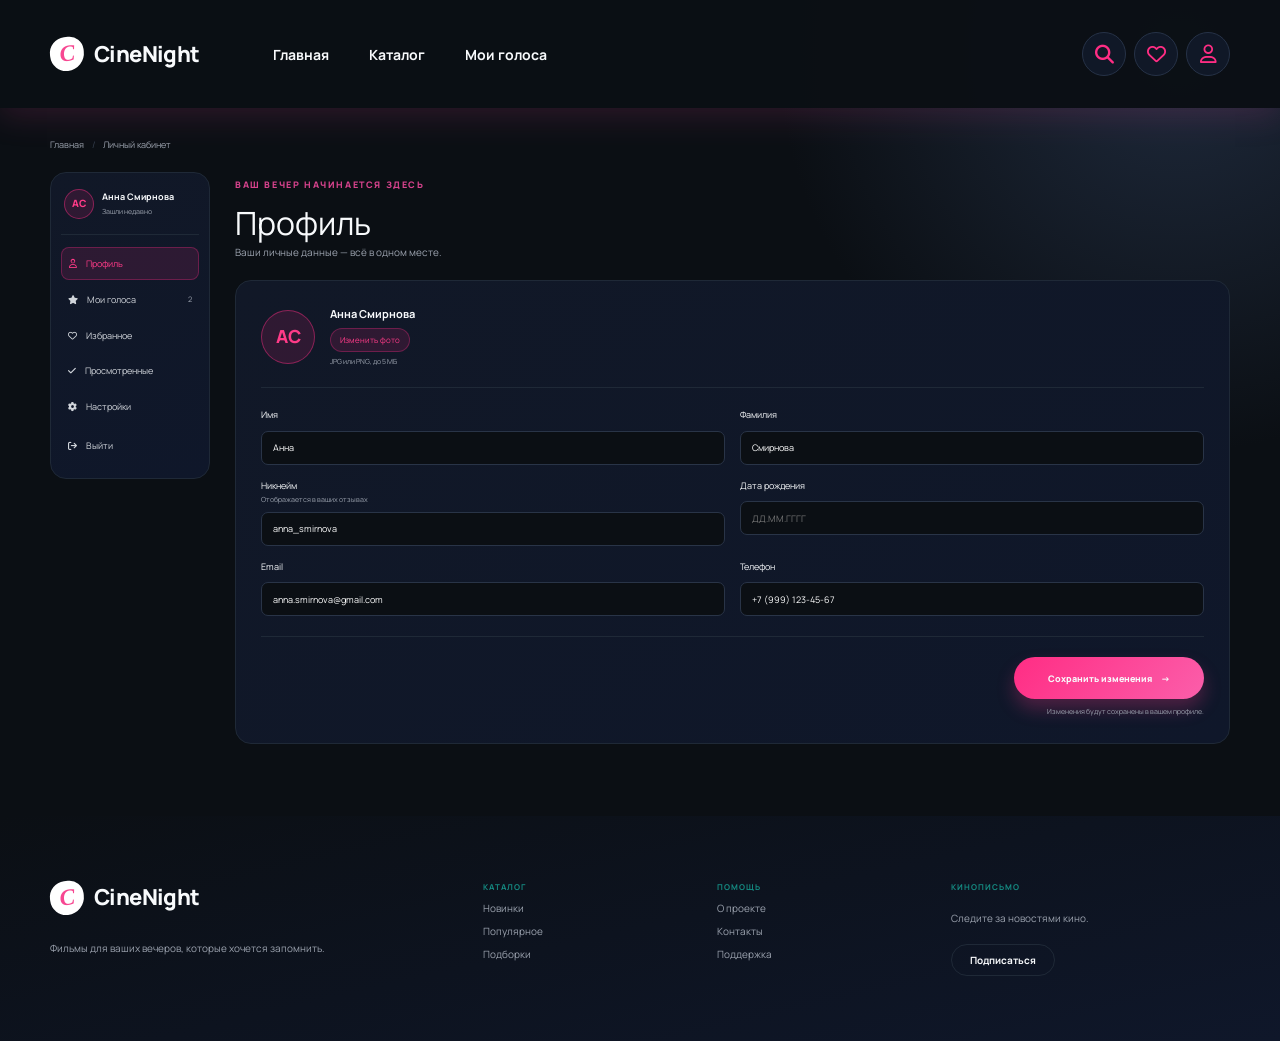
<file: profile.html>
<!doctype html>
<html lang="ru">
<head>
  <meta charset="UTF-8">
  <meta name="viewport" content="width=device-width, initial-scale=1.0">
  <title>Профиль — CineNight</title>
  <link rel="stylesheet" href="https://cdnjs.cloudflare.com/ajax/libs/font-awesome/6.5.2/css/all.min.css">
  <link rel="stylesheet" href="styles.css">
</head>
<body>
  <div class="page-shell">
    <header class="site-header">
      <div class="container header-inner">
        <a class="brand" href="index.html" aria-label="CineNight — главная"><span class="brand-mark">C</span><span>CineNight</span></a>
        <button class="menu-toggle" type="button" aria-expanded="false" aria-controls="primary-nav"><span></span><span></span><span></span><span class="sr-only">Открыть меню</span></button>
        <nav class="primary-nav" id="primary-nav" aria-label="Основная навигация"><a href="index.html">Главная</a><a href="catalog.html">Каталог</a><a href="votes.html">Мои голоса</a></nav>
        <div class="header-actions"><a class="header-icon-btn" href="catalog.html" aria-label="Поиск"><i class="fa-solid fa-magnifying-glass" aria-hidden="true"></i></a><a class="header-icon-btn" href="favorites.html" aria-label="Избранное"><i class="fa-regular fa-heart" aria-hidden="true"></i></a><a class="header-icon-btn" href="login.html" aria-label="Профиль"><i class="fa-regular fa-user" aria-hidden="true"></i></a></div>
      </div>
    </header>

    <main class="profile-page container">
      <div class="breadcrumbs">Главная <span>/</span> Личный кабинет</div>
      <div class="profile-layout">
        <aside class="account-sidebar" aria-label="Навигация профиля">
          <div class="account-user"><span class="avatar small-avatar">АС</span><span><b>Анна Смирнова</b><small>Зашли недавно</small></span></div>
          <nav class="account-nav">
            <a class="active" href="profile.html"><i class="fa-regular fa-user" aria-hidden="true"></i> <span>Профиль</span></a>
            <a href="votes.html"><i class="fa-solid fa-star" aria-hidden="true"></i> <span>Мои голоса</span><small>2</small></a>
            <a href="favorites.html"><i class="fa-regular fa-heart" aria-hidden="true"></i> <span>Избранное</span></a>
            <a href="watched.html"><i class="fa-solid fa-check" aria-hidden="true"></i> <span>Просмотренные</span></a>
            <a href="settings.html"><i class="fa-solid fa-gear" aria-hidden="true"></i> <span>Настройки</span></a>
            <button type="button" class="logout-button"><i class="fa-solid fa-arrow-right-from-bracket" aria-hidden="true"></i> <span>Выйти</span></button>
          </nav>
        </aside>
        <section class="profile-content" aria-labelledby="profile-title">
          <span class="eyebrow">ВАШ ВЕЧЕР НАЧИНАЕТСЯ ЗДЕСЬ</span>
          <h1 id="profile-title">Профиль</h1>
          <p class="profile-intro">Ваши личные данные — всё в одном месте.</p>
          <form class="profile-form">
            <div class="profile-identity"><span class="avatar">АС</span><div><b>Анна Смирнова</b><button type="button" class="change-avatar">Изменить фото</button><small>JPG или PNG, до 5 МБ</small></div></div>
            <div class="form-fields">
              <label class="form-group">Имя<span class="form-hint"></span><input type="text" value="Анна"></label>
              <label class="form-group">Фамилия<span class="form-hint"></span><input type="text" value="Смирнова"></label>
              <label class="form-group">Никнейм<span class="form-hint">Отображается в ваших отзывах</span><input type="text" value="anna_smirnova"></label>
              <label class="form-group">Дата рождения<span class="form-hint"></span><input type="text" placeholder="ДД.ММ.ГГГГ"></label>
              <label class="form-group">Email<span class="form-hint"></span><input type="email" value="anna.smirnova@gmail.com"></label>
              <label class="form-group">Телефон<span class="form-hint"></span><input type="tel" value="+7 (999) 123-45-67"></label>
            </div>
            <div class="form-actions"><button class="button button-primary" type="submit">Сохранить изменения <span>→</span></button><small>Изменения будут сохранены в вашем профиле.</small></div>
          </form>
        </section>
      </div>
    </main>

    <footer class="site-footer"><div class="container footer-grid"><div><a class="brand" href="index.html"><span class="brand-mark">C</span><span>CineNight</span></a><p>Фильмы для ваших вечеров, которые хочется запомнить.</p></div><div><b>КАТАЛОГ</b><a href="catalog.html">Новинки</a><a href="catalog.html">Популярное</a><a href="favorites.html">Подборки</a></div><div><b>ПОМОЩЬ</b><a href="settings.html">О проекте</a><a href="settings.html">Контакты</a><a href="settings.html">Поддержка</a></div><div><b>КИНОПИСЬМО</b><p>Следите за новостями кино.</p><button type="button" class="btn-subscribe">Подписаться</button></div></div></footer>
  </div>
  <div class="modal" id="logout-modal" role="dialog" aria-modal="true" aria-labelledby="logout-title"><div class="modal-card"><button class="modal-close" type="button" aria-label="Закрыть">×</button><span class="eyebrow">ЛИЧНЫЙ КАБИНЕТ</span><h2 id="logout-title">Выйти из аккаунта?</h2><p>Вы сможете вернуться в любое время.</p><div class="logout-actions"><button class="button button-secondary modal-close-action" type="button">Остаться</button><a class="button button-primary" href="login.html">Выйти</a></div></div></div>
  <script src="script.js"></script>
</body>
</html>
</file>
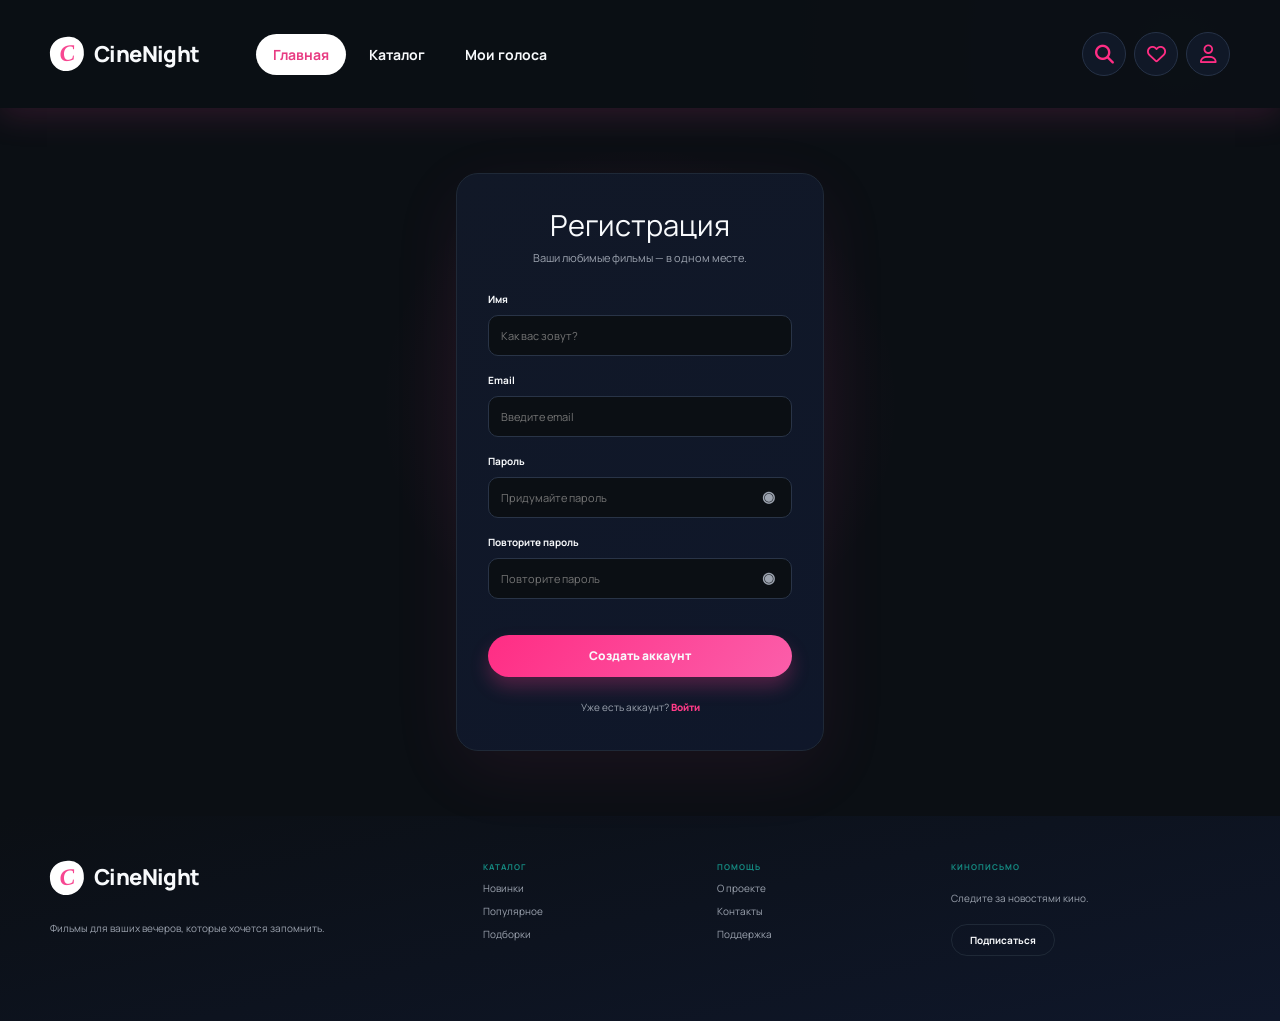
<file: register.html>
<!doctype html>
<html lang="ru">
<head>
  <meta charset="UTF-8">
  <meta name="viewport" content="width=device-width, initial-scale=1.0">
  <title>Регистрация — CineNight</title>
  <link rel="stylesheet" href="https://cdnjs.cloudflare.com/ajax/libs/font-awesome/6.5.2/css/all.min.css">
  <link rel="stylesheet" href="styles.css">
</head>
<body class="auth-body">
  <div class="page-shell">
    <header class="site-header"><div class="container header-inner"><a class="brand" href="index.html"><span class="brand-mark">C</span><span>CineNight</span></a><button class="menu-toggle" type="button" aria-expanded="false" aria-controls="primary-nav"><span></span><span></span><span></span><span class="sr-only">Открыть меню</span></button><nav class="primary-nav" id="primary-nav" aria-label="Основная навигация"><a class="active" href="index.html">Главная</a><a href="catalog.html">Каталог</a><a href="votes.html">Мои голоса</a></nav><div class="header-actions"><a class="header-icon-btn" href="catalog.html" aria-label="Поиск"><i class="fa-solid fa-magnifying-glass" aria-hidden="true"></i></a><a class="header-icon-btn" href="favorites.html" aria-label="Избранное"><i class="fa-regular fa-heart" aria-hidden="true"></i></a><a class="header-icon-btn" href="login.html" aria-label="Профиль"><i class="fa-regular fa-user" aria-hidden="true"></i></a></div></div></header>
    <main class="auth-main">
      <form class="auth-card auth-form" data-auth-form="register" novalidate>
        <h1>Регистрация</h1><p class="auth-subtitle">Ваши любимые фильмы — в одном месте.</p>
        <label>Имя<input type="text" name="name" placeholder="Как вас зовут?" required></label>
        <label>Email<input type="email" name="email" placeholder="Введите email" required></label>
        <label>Пароль<div class="password-field"><input type="password" name="password" placeholder="Придумайте пароль" required><button type="button" class="password-toggle" aria-label="Показать пароль">◉</button></div></label>
        <label>Повторите пароль<div class="password-field"><input type="password" name="password-confirm" placeholder="Повторите пароль" required><button type="button" class="password-toggle" aria-label="Показать пароль">◉</button></div></label>
        <p class="form-error" aria-live="polite"></p>
        <button class="button button-primary auth-submit" type="submit">Создать аккаунт</button>
        <p class="auth-switch">Уже есть аккаунт? <a href="login.html">Войти</a></p>
      </form>
    </main>
    <footer class="site-footer"><div class="container footer-grid"><div><a class="brand" href="index.html"><span class="brand-mark">C</span><span>CineNight</span></a><p>Фильмы для ваших вечеров, которые хочется запомнить.</p></div><div><b>КАТАЛОГ</b><a href="catalog.html">Новинки</a><a href="catalog.html">Популярное</a><a href="favorites.html">Подборки</a></div><div><b>ПОМОЩЬ</b><a href="settings.html">О проекте</a><a href="settings.html">Контакты</a><a href="settings.html">Поддержка</a></div><div><b>КИНОПИСЬМО</b><p>Следите за новостями кино.</p><button type="button" class="btn-subscribe">Подписаться</button></div></div></footer>
  </div>
  <script src="script.js"></script>
</body>
</html>
</file>
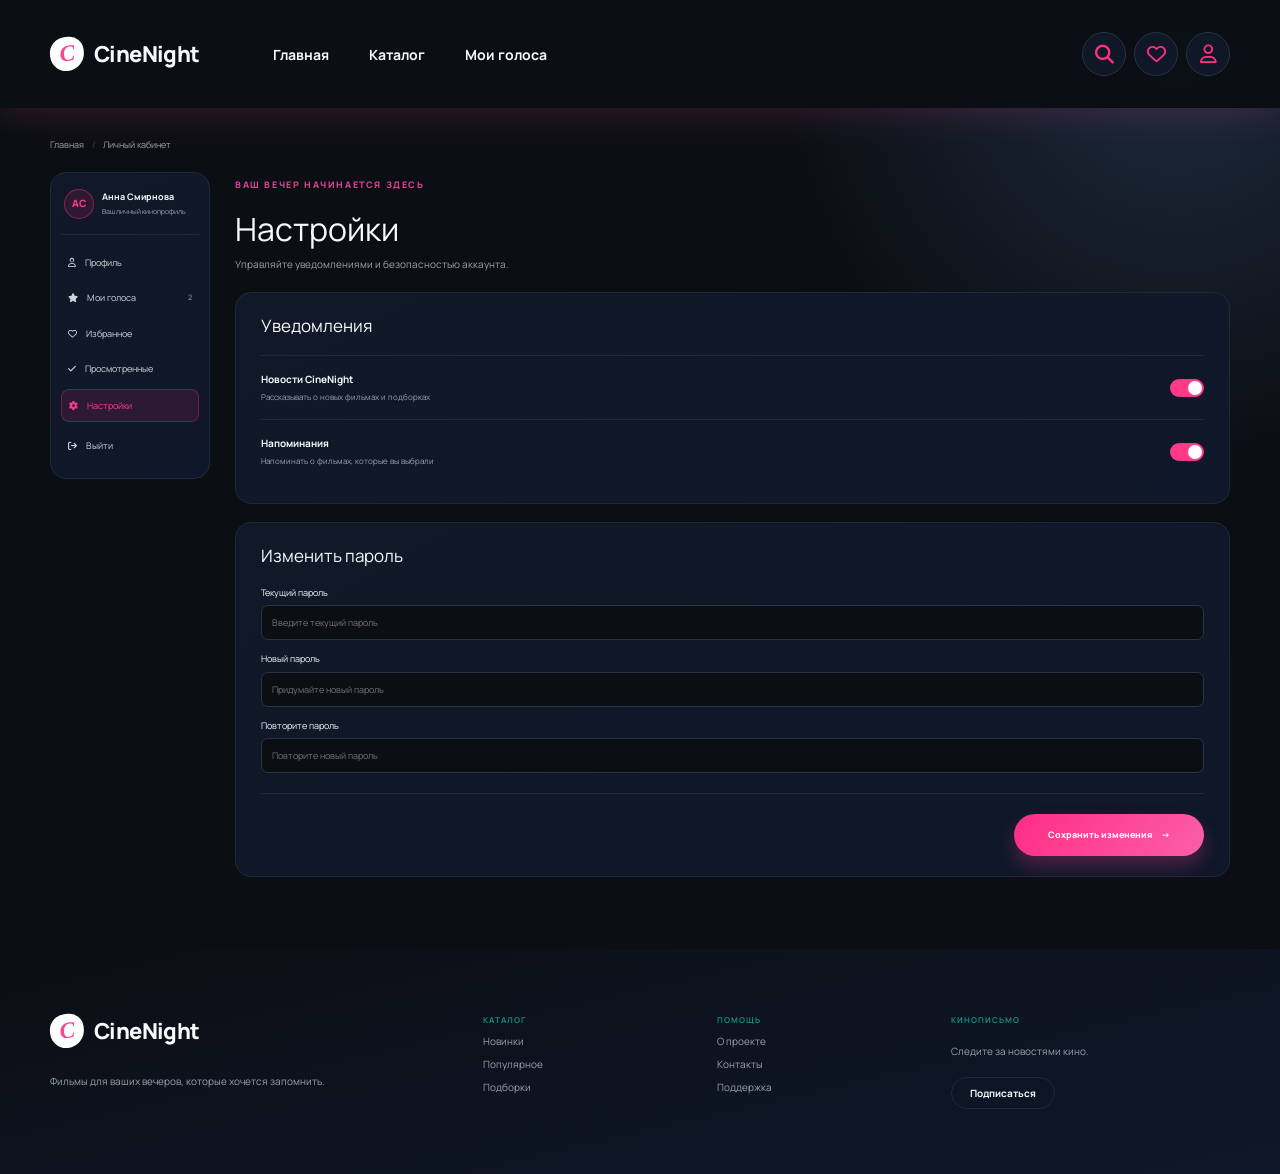
<file: settings.html>
<!doctype html>
<html lang="ru">
<head><meta charset="UTF-8"><meta name="viewport" content="width=device-width, initial-scale=1.0"><title>Настройки — CineNight</title>
  <link rel="stylesheet" href="https://cdnjs.cloudflare.com/ajax/libs/font-awesome/6.5.2/css/all.min.css"><link rel="stylesheet" href="styles.css"></head>
<body><div class="page-shell">
  <header class="site-header"><div class="container header-inner"><a class="brand" href="index.html"><span class="brand-mark">C</span><span>CineNight</span></a><button class="menu-toggle" type="button" aria-expanded="false" aria-controls="primary-nav"><span></span><span></span><span></span><span class="sr-only">Открыть меню</span></button><nav class="primary-nav" id="primary-nav"><a href="index.html">Главная</a><a href="catalog.html">Каталог</a><a href="votes.html">Мои голоса</a></nav><div class="header-actions"><a class="header-icon-btn" href="catalog.html" aria-label="Поиск"><i class="fa-solid fa-magnifying-glass" aria-hidden="true"></i></a><a class="header-icon-btn" href="favorites.html" aria-label="Избранное"><i class="fa-regular fa-heart" aria-hidden="true"></i></a><a class="header-icon-btn" href="login.html" aria-label="Профиль"><i class="fa-regular fa-user" aria-hidden="true"></i></a></div></div></header>
  <main class="user-page container"><div class="breadcrumbs">Главная <span>/</span> Личный кабинет</div><div class="profile-layout"><aside class="account-sidebar"><div class="account-user"><span class="avatar small-avatar">АС</span><span><b>Анна Смирнова</b><small>Ваш личный кинопрофиль</small></span></div><nav class="account-nav"><a href="profile.html"><i class="fa-regular fa-user" aria-hidden="true"></i> <span>Профиль</span></a><a href="votes.html"><i class="fa-solid fa-star" aria-hidden="true"></i> <span>Мои голоса</span><small>2</small></a><a href="favorites.html"><i class="fa-regular fa-heart" aria-hidden="true"></i> <span>Избранное</span></a><a href="watched.html"><i class="fa-solid fa-check" aria-hidden="true"></i> <span>Просмотренные</span></a><a class="active" href="settings.html"><i class="fa-solid fa-gear" aria-hidden="true"></i> <span>Настройки</span></a><button type="button" class="logout-button"><i class="fa-solid fa-arrow-right-from-bracket" aria-hidden="true"></i> <span>Выйти</span></button></nav></aside>
    <section class="settings-content"><span class="eyebrow">ВАШ ВЕЧЕР НАЧИНАЕТСЯ ЗДЕСЬ</span><h1>Настройки</h1><p class="profile-intro">Управляйте уведомлениями и безопасностью аккаунта.</p><section class="settings-card"><h2>Уведомления</h2><label class="setting-row"><span><b>Новости CineNight</b><small>Рассказывать о новых фильмах и подборках</small></span><input type="checkbox" checked><i class="setting-switch"></i></label><label class="setting-row"><span><b>Напоминания</b><small>Напоминать о фильмах, которые вы выбрали</small></span><input type="checkbox" checked><i class="setting-switch"></i></label></section><form class="settings-card password-form"><h2>Изменить пароль</h2><label>Текущий пароль<input type="password" placeholder="Введите текущий пароль"></label><label>Новый пароль<input type="password" placeholder="Придумайте новый пароль"></label><label>Повторите пароль<input type="password" placeholder="Повторите новый пароль"></label><div class="form-actions"><button class="button button-primary" type="submit">Сохранить изменения <span>→</span></button></div></form></section></div></main>
  <footer class="site-footer"><div class="container footer-grid"><div><a class="brand" href="index.html"><span class="brand-mark">C</span><span>CineNight</span></a><p>Фильмы для ваших вечеров, которые хочется запомнить.</p></div><div><b>КАТАЛОГ</b><a href="catalog.html">Новинки</a><a href="catalog.html">Популярное</a><a href="favorites.html">Подборки</a></div><div><b>ПОМОЩЬ</b><a href="settings.html">О проекте</a><a href="settings.html">Контакты</a><a href="settings.html">Поддержка</a></div><div><b>КИНОПИСЬМО</b><p>Следите за новостями кино.</p><button type="button" class="btn-subscribe">Подписаться</button></div></div></footer>
</div><div class="modal" id="logout-modal" role="dialog" aria-modal="true" aria-labelledby="logout-title"><div class="modal-card"><button class="modal-close" type="button" aria-label="Закрыть">×</button><h2 id="logout-title">Выйти из аккаунта?</h2><p>Вы сможете вернуться в любое время.</p><div class="logout-actions"><button class="button button-secondary modal-close-action">Остаться</button><a class="button button-primary" href="login.html">Выйти</a></div></div></div><script src="script.js"></script></body></html>
</file>
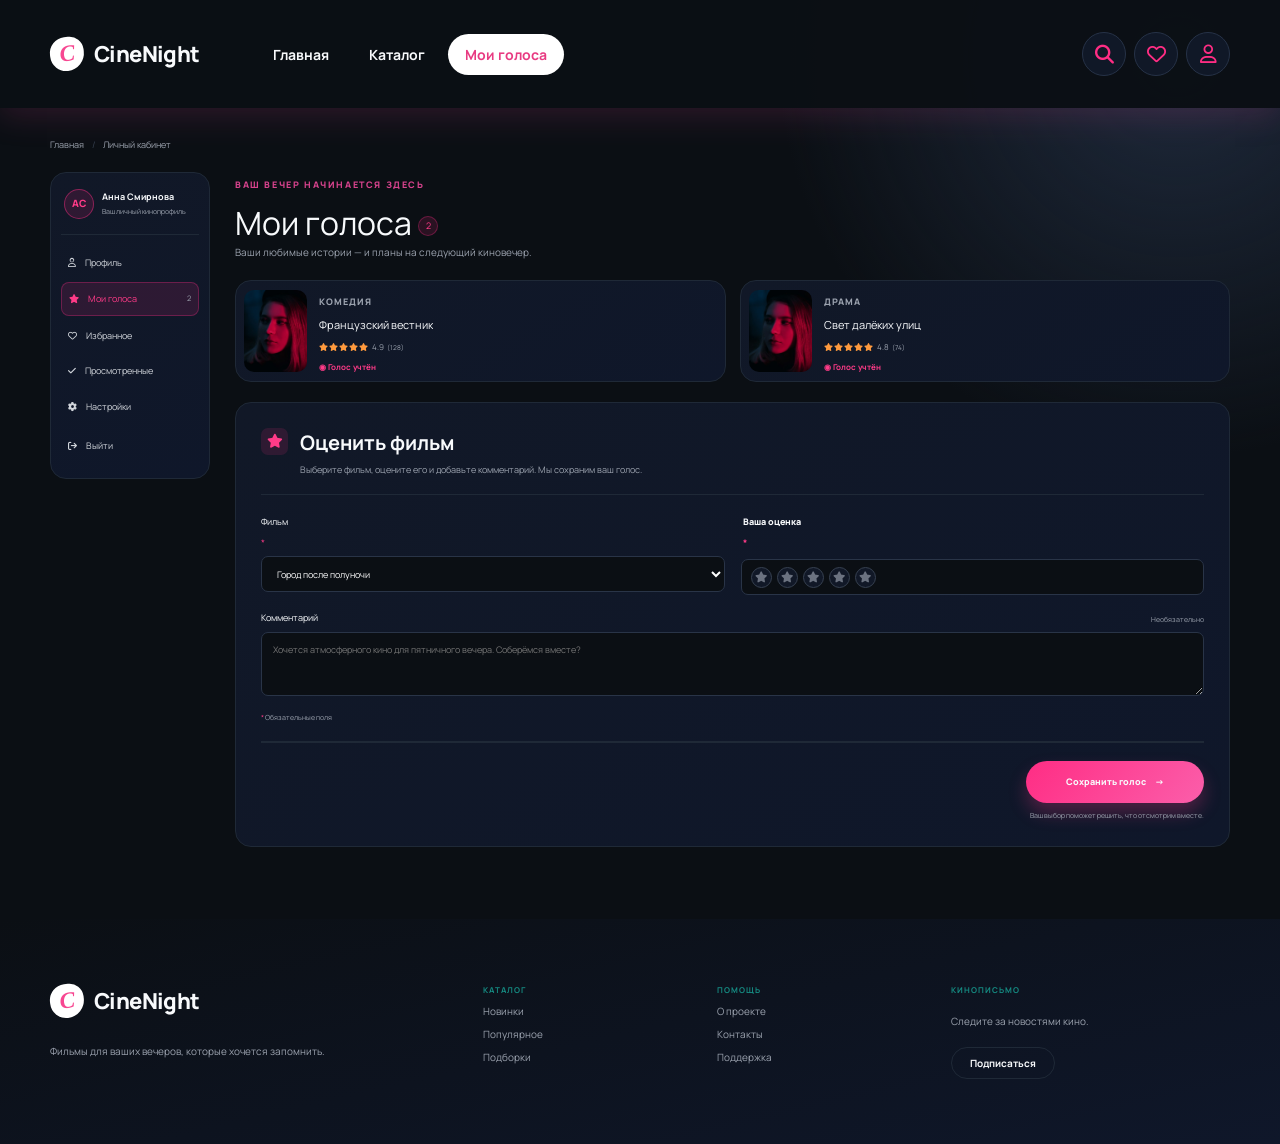
<file: votes.html>
<!doctype html>
<html lang="ru">
<head>
  <meta charset="UTF-8">
  <meta name="viewport" content="width=device-width, initial-scale=1.0">
  <title>Мои голоса — CineNight</title>
  <link rel="stylesheet" href="https://cdnjs.cloudflare.com/ajax/libs/font-awesome/6.5.2/css/all.min.css">
  <link rel="stylesheet" href="styles.css">
</head>
<body>
  <div class="page-shell">
    <header class="site-header">
      <div class="container header-inner">
        <a class="brand" href="index.html" aria-label="CineNight — главная"><span class="brand-mark">C</span><span>CineNight</span></a>
        <button class="menu-toggle" type="button" aria-expanded="false" aria-controls="primary-nav"><span></span><span></span><span></span><span class="sr-only">Открыть меню</span></button>
        <nav class="primary-nav" id="primary-nav" aria-label="Основная навигация"><a href="index.html">Главная</a><a href="catalog.html">Каталог</a><a class="active" href="votes.html">Мои голоса</a></nav>
        <div class="header-actions"><a class="header-icon-btn" href="catalog.html" aria-label="Поиск"><i class="fa-solid fa-magnifying-glass" aria-hidden="true"></i></a><a class="header-icon-btn" href="favorites.html" aria-label="Избранное"><i class="fa-regular fa-heart" aria-hidden="true"></i></a><a class="header-icon-btn" href="login.html" aria-label="Профиль"><i class="fa-regular fa-user" aria-hidden="true"></i></a></div>
      </div>
    </header>

    <main class="votes-page container">
      <div class="breadcrumbs">Главная <span>/</span> Личный кабинет</div>
      <div class="profile-layout">
        <aside class="account-sidebar" aria-label="Навигация профиля">
          <div class="account-user"><span class="avatar small-avatar">АС</span><span><b>Анна Смирнова</b><small>Ваш личный кинопрофиль</small></span></div>
          <nav class="account-nav">
            <a href="profile.html"><i class="fa-regular fa-user" aria-hidden="true"></i> <span>Профиль</span></a>
            <a class="active" href="votes.html"><i class="fa-solid fa-star" aria-hidden="true"></i> <span>Мои голоса</span><small>2</small></a>
            <a href="favorites.html"><i class="fa-regular fa-heart" aria-hidden="true"></i> <span>Избранное</span></a>
            <a href="watched.html"><i class="fa-solid fa-check" aria-hidden="true"></i> <span>Просмотренные</span></a>
            <a href="settings.html"><i class="fa-solid fa-gear" aria-hidden="true"></i> <span>Настройки</span></a>
            <button type="button" class="logout-button"><i class="fa-solid fa-arrow-right-from-bracket" aria-hidden="true"></i> <span>Выйти</span></button>
          </nav>
        </aside>
        <section class="votes-content" aria-labelledby="votes-title">
          <span class="eyebrow">ВАШ ВЕЧЕР НАЧИНАЕТСЯ ЗДЕСЬ</span>
          <h1 id="votes-title">Мои голоса <sup>2</sup></h1>
          <p class="profile-intro">Ваши любимые истории — и планы на следующий киновечер.</p>
          <div class="reviewed-movies">
            <article class="reviewed-card" data-movie="Французский вестник" tabindex="0">
              <img src="assets/images/catalog-francuzskij.jpeg" alt="Французский вестник">
              <div><span class="movie-genre">КОМЕДИЯ</span><h2>Французский вестник</h2><div class="rating"><i class="fa-solid fa-star" aria-hidden="true"></i><i class="fa-solid fa-star" aria-hidden="true"></i><i class="fa-solid fa-star" aria-hidden="true"></i><i class="fa-solid fa-star" aria-hidden="true"></i><i class="fa-solid fa-star" aria-hidden="true"></i> <span>4.9</span> <small>(128)</small></div><b class="voted-label">◉ Голос учтён</b></div>
            </article>
            <article class="reviewed-card" data-movie="Свет далёких улиц" tabindex="0">
              <img src="assets/images/catalog-daren.jpeg" alt="Свет далёких улиц">
              <div><span class="movie-genre">ДРАМА</span><h2>Свет далёких улиц</h2><div class="rating"><i class="fa-solid fa-star" aria-hidden="true"></i><i class="fa-solid fa-star" aria-hidden="true"></i><i class="fa-solid fa-star" aria-hidden="true"></i><i class="fa-solid fa-star" aria-hidden="true"></i><i class="fa-solid fa-star" aria-hidden="true"></i> <span>4.8</span> <small>(74)</small></div><b class="voted-label">◉ Голос учтён</b></div>
            </article>
          </div>
          <form class="vote-form">
            <div class="vote-form-heading"><span class="form-icon"><i class="fa-solid fa-star" aria-hidden="true"></i></span><div><h2>Оценить фильм</h2><p>Выберите фильм, оцените его и добавьте комментарий. Мы сохраним ваш голос.</p></div></div>
            <div class="vote-fields">
              <label>Фильм <em>*</em><select><option>Город после полуночи</option><option>Последний сеанс</option><option>Между нами ночь</option></select></label>
              <fieldset><legend>Ваша оценка <em>*</em></legend><div class="vote-stars" role="group" aria-label="Выберите рейтинг"><button type="button" data-rating="1"><i class="fa-solid fa-star" aria-hidden="true"></i></button><button type="button" data-rating="2"><i class="fa-solid fa-star" aria-hidden="true"></i></button><button type="button" data-rating="3"><i class="fa-solid fa-star" aria-hidden="true"></i></button><button type="button" data-rating="4"><i class="fa-solid fa-star" aria-hidden="true"></i></button><button type="button" data-rating="5"><i class="fa-solid fa-star" aria-hidden="true"></i></button></div></fieldset>
              <label class="comment-label">Комментарий <span>Необязательно</span><textarea rows="4" placeholder="Хочется атмосферного кино для пятничного вечера. Соберёмся вместе?"></textarea></label>
            </div>
            <small class="required-note"><em>*</em> Обязательные поля</small>
            <div class="form-actions"><button class="button button-primary" type="submit">Сохранить голос <span>→</span></button><small>Ваш выбор поможет решить, что отсмотрим вместе.</small></div>
          </form>
        </section>
      </div>
    </main>

    <footer class="site-footer"><div class="container footer-grid"><div><a class="brand" href="index.html"><span class="brand-mark">C</span><span>CineNight</span></a><p>Фильмы для ваших вечеров, которые хочется запомнить.</p></div><div><b>КАТАЛОГ</b><a href="catalog.html">Новинки</a><a href="catalog.html">Популярное</a><a href="favorites.html">Подборки</a></div><div><b>ПОМОЩЬ</b><a href="settings.html">О проекте</a><a href="settings.html">Контакты</a><a href="settings.html">Поддержка</a></div><div><b>КИНОПИСЬМО</b><p>Следите за новостями кино.</p><button type="button" class="btn-subscribe">Подписаться</button></div></div></footer>
  </div>
  <div class="modal" id="review-modal" role="dialog" aria-modal="true" aria-labelledby="review-title"><div class="modal-card"><button class="modal-close" type="button" aria-label="Закрыть">×</button><span class="eyebrow">ВАША ОЦЕНКА</span><h2 id="review-title">Оценить фильм</h2><p id="review-movie"></p><div class="stars" role="group" aria-label="Выберите рейтинг"><button><i class="fa-solid fa-star" aria-hidden="true"></i></button><button><i class="fa-solid fa-star" aria-hidden="true"></i></button><button><i class="fa-solid fa-star" aria-hidden="true"></i></button><button><i class="fa-solid fa-star" aria-hidden="true"></i></button><button><i class="fa-solid fa-star" aria-hidden="true"></i></button></div><button class="button button-primary modal-submit">Сохранить оценку</button></div></div>
  <div class="modal" id="logout-modal" role="dialog" aria-modal="true" aria-labelledby="logout-title"><div class="modal-card"><button class="modal-close" type="button" aria-label="Закрыть">×</button><span class="eyebrow">ЛИЧНЫЙ КАБИНЕТ</span><h2 id="logout-title">Выйти из аккаунта?</h2><p>Вы сможете вернуться в любое время.</p><div class="logout-actions"><button class="button button-secondary modal-close-action" type="button">Остаться</button><a class="button button-primary" href="login.html">Выйти</a></div></div></div>
  <script src="script.js"></script>
</body>
</html>
</file>
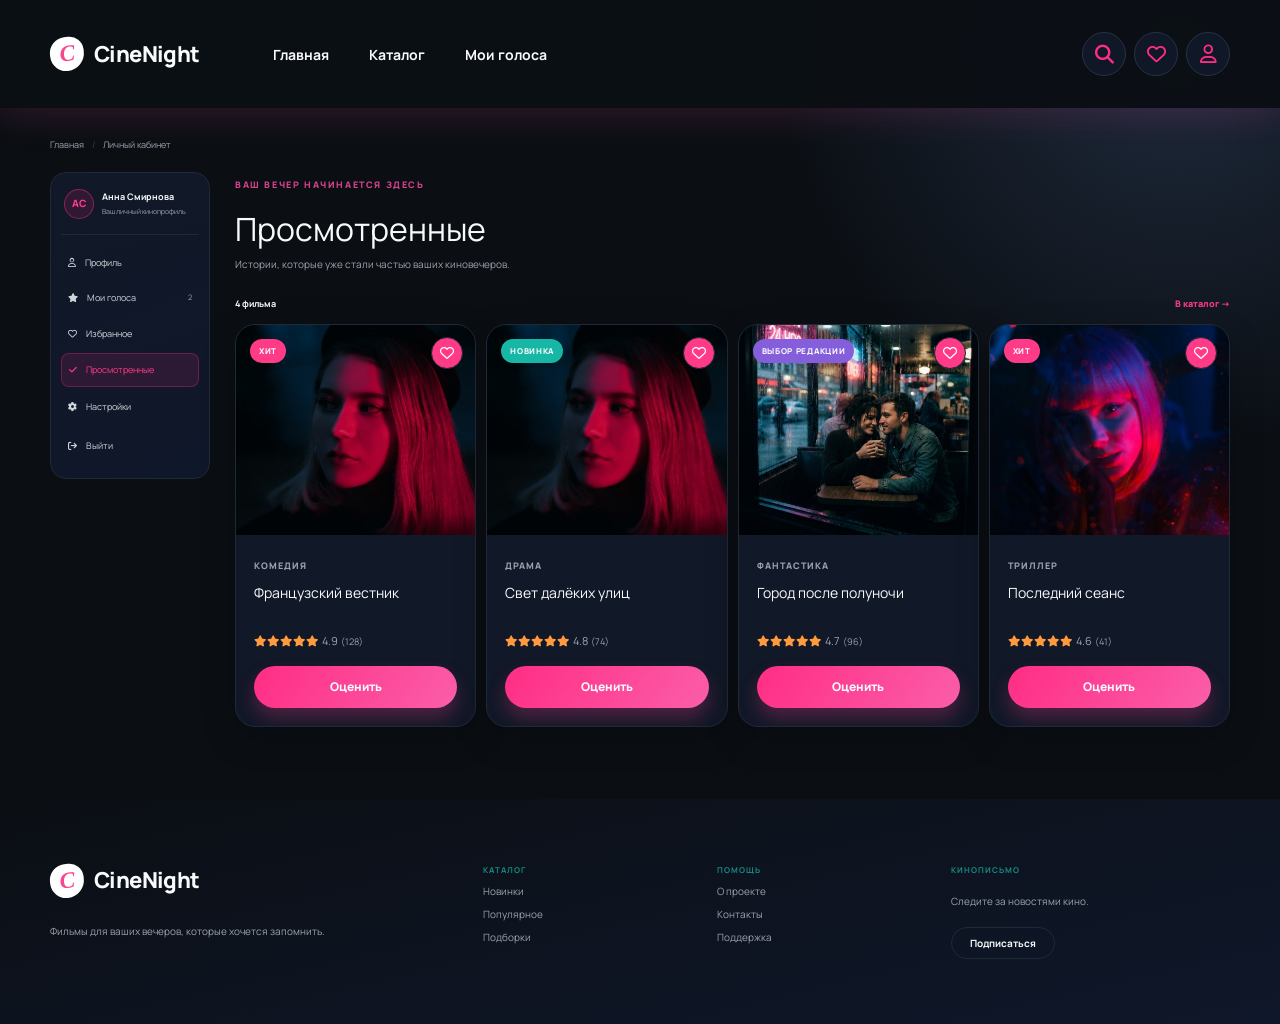
<file: watched.html>
<!doctype html>
<html lang="ru">
<head><meta charset="UTF-8"><meta name="viewport" content="width=device-width, initial-scale=1.0"><title>Просмотренные — CineNight</title>
  <link rel="stylesheet" href="https://cdnjs.cloudflare.com/ajax/libs/font-awesome/6.5.2/css/all.min.css"><link rel="stylesheet" href="styles.css"></head>
<body><div class="page-shell">
  <header class="site-header"><div class="container header-inner"><a class="brand" href="index.html"><span class="brand-mark">C</span><span>CineNight</span></a><button class="menu-toggle" type="button" aria-expanded="false" aria-controls="primary-nav"><span></span><span></span><span></span><span class="sr-only">Открыть меню</span></button><nav class="primary-nav" id="primary-nav"><a href="index.html">Главная</a><a href="catalog.html">Каталог</a><a href="votes.html">Мои голоса</a></nav><div class="header-actions"><a class="header-icon-btn" href="catalog.html" aria-label="Поиск"><i class="fa-solid fa-magnifying-glass" aria-hidden="true"></i></a><a class="header-icon-btn" href="favorites.html" aria-label="Избранное"><i class="fa-regular fa-heart" aria-hidden="true"></i></a><a class="header-icon-btn" href="login.html" aria-label="Профиль"><i class="fa-regular fa-user" aria-hidden="true"></i></a></div></div></header>
  <main class="user-page container"><div class="breadcrumbs">Главная <span>/</span> Личный кабинет</div><div class="profile-layout"><aside class="account-sidebar"><div class="account-user"><span class="avatar small-avatar">АС</span><span><b>Анна Смирнова</b><small>Ваш личный кинопрофиль</small></span></div><nav class="account-nav"><a href="profile.html"><i class="fa-regular fa-user" aria-hidden="true"></i> <span>Профиль</span></a><a href="votes.html"><i class="fa-solid fa-star" aria-hidden="true"></i> <span>Мои голоса</span><small>2</small></a><a href="favorites.html"><i class="fa-regular fa-heart" aria-hidden="true"></i> <span>Избранное</span></a><a class="active" href="watched.html"><i class="fa-solid fa-check" aria-hidden="true"></i> <span>Просмотренные</span></a><a href="settings.html"><i class="fa-solid fa-gear" aria-hidden="true"></i> <span>Настройки</span></a><button type="button" class="logout-button"><i class="fa-solid fa-arrow-right-from-bracket" aria-hidden="true"></i> <span>Выйти</span></button></nav></aside>
    <section class="collection-content"><span class="eyebrow">ВАШ ВЕЧЕР НАЧИНАЕТСЯ ЗДЕСЬ</span><h1>Просмотренные</h1><p class="profile-intro">Истории, которые уже стали частью ваших киновечеров.</p><div class="collection-toolbar"><b>4 фильма</b><a href="catalog.html">В каталог →</a></div><div class="collection-grid">
      <article class="movie-card"><div class="movie-image"><img src="assets/images/catalog-francuzskij.jpeg" alt="Французский вестник"><span class="hit-label">ХИТ</span><button class="save-button is-watched" aria-label="Убрать из просмотренных"><i class="fa-regular fa-heart" aria-hidden="true"></i></button></div><div class="movie-info"><span class="movie-genre">КОМЕДИЯ</span><h3>Французский вестник</h3><div class="rating"><i class="fa-solid fa-star" aria-hidden="true"></i><i class="fa-solid fa-star" aria-hidden="true"></i><i class="fa-solid fa-star" aria-hidden="true"></i><i class="fa-solid fa-star" aria-hidden="true"></i><i class="fa-solid fa-star" aria-hidden="true"></i> <span>4.9</span> <small>(128)</small></div><button class="button button-primary review-button" onclick="window.location.href='votes.html'" data-movie="Французский вестник">Оценить</button></div></article>
      <article class="movie-card"><div class="movie-image"><img src="assets/images/catalog-daren.jpeg" alt="Свет далёких улиц"><span class="hit-label teal">НОВИНКА</span><button class="save-button is-watched" aria-label="Убрать из просмотренных"><i class="fa-regular fa-heart" aria-hidden="true"></i></button></div><div class="movie-info"><span class="movie-genre">ДРАМА</span><h3>Свет далёких улиц</h3><div class="rating"><i class="fa-solid fa-star" aria-hidden="true"></i><i class="fa-solid fa-star" aria-hidden="true"></i><i class="fa-solid fa-star" aria-hidden="true"></i><i class="fa-solid fa-star" aria-hidden="true"></i><i class="fa-solid fa-star" aria-hidden="true"></i> <span>4.8</span> <small>(74)</small></div><button class="button button-primary review-button" onclick="window.location.href='votes.html'" data-movie="Свет далёких улиц">Оценить</button></div></article>
      <article class="movie-card"><div class="movie-image"><img src="assets/images/catalog-gorod.jpeg" alt="Город после полуночи"><span class="hit-label purple">ВЫБОР РЕДАКЦИИ</span><button class="save-button is-watched" aria-label="Убрать из просмотренных"><i class="fa-regular fa-heart" aria-hidden="true"></i></button></div><div class="movie-info"><span class="movie-genre">ФАНТАСТИКА</span><h3>Город после полуночи</h3><div class="rating"><i class="fa-solid fa-star" aria-hidden="true"></i><i class="fa-solid fa-star" aria-hidden="true"></i><i class="fa-solid fa-star" aria-hidden="true"></i><i class="fa-solid fa-star" aria-hidden="true"></i><i class="fa-solid fa-star" aria-hidden="true"></i> <span>4.7</span> <small>(96)</small></div><button class="button button-primary review-button" onclick="window.location.href='votes.html'" data-movie="Город после полуночи">Оценить</button></div></article>
      <article class="movie-card"><div class="movie-image"><img src="assets/images/catalog-seans.jpeg" alt="Последний сеанс"><span class="hit-label">ХИТ</span><button class="save-button is-watched" aria-label="Убрать из просмотренных"><i class="fa-regular fa-heart" aria-hidden="true"></i></button></div><div class="movie-info"><span class="movie-genre">ТРИЛЛЕР</span><h3>Последний сеанс</h3><div class="rating"><i class="fa-solid fa-star" aria-hidden="true"></i><i class="fa-solid fa-star" aria-hidden="true"></i><i class="fa-solid fa-star" aria-hidden="true"></i><i class="fa-solid fa-star" aria-hidden="true"></i><i class="fa-solid fa-star" aria-hidden="true"></i> <span>4.6</span> <small>(41)</small></div><button class="button button-primary review-button" onclick="window.location.href='votes.html'" data-movie="Последний сеанс">Оценить</button></div></article>
    </div></section></div></main>
  <footer class="site-footer"><div class="container footer-grid"><div><a class="brand" href="index.html"><span class="brand-mark">C</span><span>CineNight</span></a><p>Фильмы для ваших вечеров, которые хочется запомнить.</p></div><div><b>КАТАЛОГ</b><a href="catalog.html">Новинки</a><a href="catalog.html">Популярное</a><a href="favorites.html">Подборки</a></div><div><b>ПОМОЩЬ</b><a href="settings.html">О проекте</a><a href="settings.html">Контакты</a><a href="settings.html">Поддержка</a></div><div><b>КИНОПИСЬМО</b><p>Следите за новостями кино.</p><button type="button" class="btn-subscribe">Подписаться</button></div></div></footer>
</div><div class="modal" id="review-modal" role="dialog" aria-modal="true" aria-labelledby="review-title"><div class="modal-card"><button class="modal-close" type="button" aria-label="Закрыть">×</button><span class="eyebrow">ВАША ОЦЕНКА</span><h2 id="review-title">Оценить фильм</h2><p id="review-movie"></p><div class="stars"><button><i class="fa-solid fa-star" aria-hidden="true"></i></button><button><i class="fa-solid fa-star" aria-hidden="true"></i></button><button><i class="fa-solid fa-star" aria-hidden="true"></i></button><button><i class="fa-solid fa-star" aria-hidden="true"></i></button><button><i class="fa-solid fa-star" aria-hidden="true"></i></button></div><button class="button button-primary modal-submit">Сохранить оценку</button></div></div><div class="modal" id="logout-modal" role="dialog" aria-modal="true" aria-labelledby="logout-title"><div class="modal-card"><button class="modal-close" type="button" aria-label="Закрыть">×</button><h2 id="logout-title">Выйти из аккаунта?</h2><p>Вы сможете вернуться в любое время.</p><div class="logout-actions"><button class="button button-secondary modal-close-action">Остаться</button><a class="button button-primary" href="login.html">Выйти</a></div></div></div><script src="script.js"></script></body></html>
</file>
<file: styles.css>
@import url('https://fonts.googleapis.com/css2?family=Manrope:wght@400;600;700;800&display=swap');

:root {
    --bg: #0b0f14;
    --surface: #111827;
    --surface-2: #0f172a;
    --border: #1f2937;
    --text: #f8fafc;
    --muted: #9ca3af;
    --pink: #ff2d84;
    --pink-light: #fb5eaa;
    --teal: #34a99e;
    --radius: 20px;
    --container: 1180px
}

* {
    box-sizing: border-box
}

html {
    scroll-behavior: smooth
}

body {
    margin: 0;
    background: var(--bg);
    color: var(--text);
    font: 14px/1.5 Manrope, Arial, sans-serif
}

a {
    color: inherit;
    text-decoration: none
}

button {
    font: inherit;
    color: inherit;
    border: 0;
    cursor: pointer
}

.page-shell {
    min-height: 100vh;
    background: radial-gradient(circle at 92% 5%, #1e293b 0, transparent 25rem), var(--bg)
}

.container {
    width: min(calc(100% - 40px), var(--container));
    margin-inline: auto
}

.site-header {
    background: rgba(11, 15, 20, .96);
    box-shadow: 0 8px 30px rgba(215, 67, 141, .17);
    position: relative;
    z-index: 5
}

.header-inner {
    height: 108px;
    display: flex;
    align-items: center;
    gap: 56px
}

.brand {
    display: flex;
    align-items: center;
    gap: 10px;
    font-size: 22px;
    font-weight: 800;
    letter-spacing: -.6px;
    white-space: nowrap
}

.brand-mark,
.mini-mark {
    display: grid;
    place-items: center;
    background: #fff;
    color: #f74791;
    font: bold italic 23px Georgia;
    width: 34px;
    height: 34px;
    border-radius: 17px 15px 19px 17px;
    transform: rotate(-7deg)
}

.primary-nav {
    display: flex;
    gap: 6px;
    align-items: center
}

.primary-nav a {
    padding: 10px 17px;
    border-radius: 999px;
    font-weight: 700
}

.primary-nav a.active {
    background: #fff;
    color: #e83b82
}

.header-actions {
    display: flex;
    gap: 8px;
    margin-left: auto
}

.header-icon-btn {
    width: 44px;
    height: 44px;
    display: grid;
    place-items: center;
    background: #101827;
    border: 1px solid #263247;
    border-radius: 50%;
    color: var(--pink);
    transition: border-color .2s, background .2s
}

.header-icon-btn:hover,
.header-icon-btn:focus-visible {
    background: #151f31;
    border-color: #40506b
}

.header-icon-btn i {
    font-size: 19px;
    line-height: 1
}

.menu-toggle {
    display: none;
    background: none;
    padding: 8px
}

.menu-toggle span:not(.sr-only) {
    display: block;
    width: 24px;
    height: 2px;
    background: #fff;
    margin: 4px
}

.hero {
    display: grid;
    grid-template-columns: 1fr 1fr;
    gap: 60px;
    align-items: center;
    padding-block: 76px 86px
}

.eyebrow {
    display: inline-block;
    color: #d7438d;
    font-size: 9px;
    font-weight: 800;
    letter-spacing: 1.6px
}

.hero h1 {
    font-size: clamp(38px, 4vw, 58px);
    line-height: 1.04;
    letter-spacing: -2.2px;
    margin: 17px 0
}

.hero-copy>p {
    color: var(--muted);
    max-width: 430px;
    margin: 0 0 22px
}

.hero-actions {
    display: flex;
    gap: 10px
}

.button {
    display: inline-flex;
    align-items: center;
    justify-content: center;
    gap: 9px;
    min-height: 42px;
    padding: 0 23px;
    border-radius: 999px;
    font-weight: 800;
    font-size: 12px
}

.button-primary,
.button-pink {
    background: linear-gradient(128deg, var(--pink), var(--pink-light));
    box-shadow: 0 10px 18px rgba(255, 58, 141, .26)
}

.button-secondary {
    background: var(--surface);
    border: 1px solid var(--border)
}

.button-light {
    background: #fff;
    color: #111827;
    padding: 0 17px;
    min-height: 32px;
    font-size: 10px
}

.stats {
    display: flex;
    gap: 35px;
    margin-top: 27px
}

.stats div {
    display: flex;
    flex-direction: column
}

.stats strong {
    color: #ff3b88;
    font-size: 16px
}

.stats span {
    color: var(--muted);
    font-size: 9px
}

.hero-poster {
    height: 440px;
    padding: 10px;
    background: var(--surface-2);
    border: 1px solid var(--border);
    border-radius: 35px;
    box-shadow: 0 18px 40px rgba(0, 0, 0, .4);
    transform: rotate(-3deg);
    position: relative
}

.hero-poster>img {
    width: 100%;
    height: 100%;
    object-fit: cover;
    border-radius: 25px
}

.poster-caption {
    position: absolute;
    bottom: 15px;
    left: -18px;
    display: flex;
    align-items: center;
    gap: 8px;
    background: var(--surface);
    border: 1px solid var(--border);
    padding: 7px 12px;
    border-radius: 12px;
    font-size: 9px
}

.mini-mark {
    width: 20px;
    height: 20px;
    font-size: 13px
}

.poster-caption small {
    color: var(--muted)
}

.categories,
.hits {
    padding-bottom: 80px
}

.section-heading {
    display: flex;
    justify-content: space-between;
    align-items: end;
    margin-bottom: 20px
}

.section-heading h2 {
    font-size: 24px;
    line-height: 1.2;
    margin: 8px 0 0
}

.section-heading p {
    color: var(--muted);
    font-size: 11px;
    margin: 3px 0 0
}

.text-link {
    font-size: 10px;
    font-weight: 800
}

.genre-grid {
    display: grid;
    grid-template-columns: repeat(4, 1fr);
    gap: 10px
}

.genre-chip {
    display: flex;
    align-items: center;
    gap: 14px;
    text-align: left;
    background: var(--surface);
    border: 1px solid var(--border);
    border-radius: 20px;
    padding: 20px;
    min-height: 124px;
    box-shadow: 0 12px 14px rgba(0, 0, 0, .25)
}

.genre-chip>span:nth-child(2) {
    display: flex;
    flex-direction: column
}

.genre-chip>span:last-child {
    margin-left: auto
}

.genre-chip b {
    font-size: 13px
}

.genre-chip small {
    color: var(--muted);
    font-size: 10px;
    margin-top: 4px
}

.genre-icon {
    display: grid;
    place-items: center;
    width: 54px;
    height: 54px;
    border-radius: 17px;
    font-size: 26px
}

.comedy {
    background: #fff2df;
    color: #ef996c
}

.drama {
    background: #eee7ff;
    color: #916bdb
}

.horror {
    background: #e5f2ff;
    color: #5d8ed6
}

.fantasy {
    background: #def7f2;
    color: #34a99e
}

.movie-grid {
    display: grid;
    grid-template-columns: repeat(4, 1fr);
    gap: 10px
}

.movie-card {
    background: var(--surface);
    border: 1px solid var(--border);
    border-radius: 20px;
    overflow: hidden;
    box-shadow: 0 12px 32px rgba(0, 0, 0, .25)
}

.movie-image {
    height: 245px;
    position: relative;
    background: var(--surface-2)
}

.movie-image img {
    width: 100%;
    height: 100%;
    object-fit: cover
}

.hit-label {
    position: absolute;
    top: 14px;
    left: 14px;
    background: #ff3b88;
    padding: 6px 9px;
    border-radius: 999px;
    font-size: 8px;
    font-weight: 800;
    letter-spacing: .7px
}

.hit-label.teal {
    background: #17b7a5
}

.hit-label.purple {
    background: #855edb
}

.save-button {
    position: absolute;
    right: 12px;
    top: 12px;
    width: 32px;
    height: 32px;
    display: grid;
    place-items: center;
    background: var(--surface);
    border: 1px solid var(--border);
    border-radius: 50%;
    font-size: 14px;
    color: var(--pink)
}

.save-button.active {
    color: #ff4d94;
    background: rgba(255, 77, 148, .14);
    border-color: #ff4d94
}

.movie-info {
    padding: 18px
}

.movie-genre {
    color: var(--muted);
    font-size: 9px;
    letter-spacing: 1px;
    font-weight: 800
}

.movie-info h3 {
    font-size: 14px;
    font-weight: 400;
    min-height: 43px;
    margin: 8px 0
}

.rating {
    color: #ff9a3e;
    font-size: 11px;
    letter-spacing: 1px
}

.rating span,
.rating small {
    color: var(--muted);
    letter-spacing: 0
}

.movie-info .button {
    width: 100%;
    margin-top: 16px;
    height: 36px
}

.lucky {
    display: flex;
    align-items: center;
    justify-content: space-between;
    min-height: 220px;
    padding: 45px 60px;
    margin-bottom: 80px;
    border: 1px solid var(--border);
    border-radius: 28px;
    background: linear-gradient(142deg, #0f172a, #111827 55%, #0b0f14)
}

.lucky h2 {
    font-size: 24px;
    margin: 10px 0 4px
}

.lucky p {
    color: var(--muted);
    font-size: 11px;
    margin: 0 0 16px
}

.teal-text {
    color: #158b82
}

.bubbles {
    display: flex;
    align-items: center;
    gap: 15px
}

.bubbles span {
    display: grid;
    place-items: center;
    width: 58px;
    height: 58px;
    border-radius: 50%;
    background: #ff7cb2;
    font-size: 7px;
    font-weight: 800
}

.bubbles span:nth-child(2) {
    background: #916bdb;
    transform: translateY(25px)
}

.bubbles span:nth-child(3) {
    background: #34a99e;
    transform: translateY(35px)
}

.site-footer {
    padding: 65px 0;
    background: linear-gradient(167deg, #0b0f14, #0f172a)
}

.footer-grid {
    display: grid;
    grid-template-columns: 2fr 1fr 1fr 1.4fr;
    gap: 35px
}

.footer-grid>div {
    display: flex;
    flex-direction: column;
    gap: 8px
}

.footer-grid .brand {
    margin-bottom: 8px
}

.footer-grid p,
.footer-grid a:not(.brand) {
    color: var(--muted);
    font-size: 10px
}

.footer-grid b {
    color: #158b82;
    font-size: 8px;
    letter-spacing: 1px
}

.footer-grid .button {
    align-self: start;
    color: #fff
}

.modal {
    position: fixed;
    inset: 0;
    display: none;
    place-items: center;
    background: rgba(0, 0, 0, .8);
    z-index: 20;
    padding: 20px;
    overscroll-behavior: contain
}

.modal.is-open {
    display: flex
}

.modal-card {
    position: relative;
    width: min(100%, 390px);
    max-height: calc(100vh - 40px);
    overflow: auto;
    padding: 38px;
    background: var(--surface-2);
    border: 1px solid var(--border);
    border-radius: 24px;
    box-shadow: 0 18px 50px #000
}

.modal-card h2 {
    margin: 12px 0 4px
}

.modal-card p {
    color: var(--muted)
}

.modal-close {
    position: absolute;
    right: 15px;
    top: 10px;
    background: none;
    font-size: 28px;
    color: var(--muted)
}

.stars {
    display: flex;
    gap: 7px;
    margin: 24px 0
}

.stars button {
    background: none;
    color: #ff9a3e;
    font-size: 26px
}

.modal-submit {
    width: 100%
}

.lucky-result {
    font-size: 20px;
    color: #fff !important;
    margin: 20px 0 !important
}

.sr-only {
    position: absolute;
    width: 1px;
    height: 1px;
    overflow: hidden;
    clip: rect(0, 0, 0, 0)
}

.logout-actions {
    display: flex;
    gap: 10px;
    margin-top: 20px
}

.logout-actions .button {
    flex: 1
}

@media(max-width:767px) {
    .modal {
        padding: 16px
    }

    .modal-card {
        width: min(100%, 350px);
        padding: 30px 22px;
        border-radius: 22px
    }

    .modal-card h2 {
        font-size: 21px
    }

    .stars {
        justify-content: center;
        margin: 20px 0
    }
}

@media(max-width:1199px) {
    .hero {
        gap: 35px
    }

    .hero-poster {
        height: 380px
    }

    .container {
        width: min(calc(100% - 32px), 900px)
    }

    .header-inner {
        gap: 25px
    }

    .genre-chip {
        padding: 14px
    }

    .movie-image {
        height: 210px
    }
}

@media(max-width:767px) {
    .container {
        width: calc(100% - 40px)
    }

    .site-header {
        position: sticky;
        top: 0
    }

    .header-inner {
        height: 76px
    }

    .brand {
        font-size: 18px
    }

    .brand-mark {
        width: 29px;
        height: 29px;
        font-size: 19px
    }

    .menu-toggle {
        display: block;
        margin-left: auto
    }

    .primary-nav {
        position: absolute;
        top: 76px;
        left: 0;
        right: 0;
        display: none;
        flex-direction: column;
        align-items: stretch;
        padding: 12px 20px;
        background: var(--surface);
        border-bottom: 1px solid var(--border)
    }

    .primary-nav.is-open {
        display: flex
    }

    .primary-nav a {
        padding: 12px 17px
    }

    .header-actions {
        display: none
    }

    .hero {
        grid-template-columns: 1fr;
        padding-block: 45px 60px;
        gap: 35px
    }

    .hero h1 {
        font-size: 40px
    }

    .hero-poster {
        height: 300px;
        transform: rotate(-2deg)
    }

    .stats {
        gap: 22px
    }

    .section-heading {
        align-items: start;
        gap: 12px
    }

    .section-heading h2 {
        font-size: 21px
    }

    .genre-grid {
        display: flex;
        overflow: auto;
        scrollbar-width: none;
        padding-bottom: 4px
    }

    .genre-chip {
        min-width: 220px;
        min-height: 100px
    }

    .movie-grid {
        grid-template-columns: repeat(2, 1fr);
        gap: 10px
    }

    .movie-image {
        height: 205px
    }

    .movie-info {
        padding: 14px
    }

    .movie-info h3 {
        font-size: 12px;
        min-height: 50px
    }

    .rating {
        font-size: 9px
    }

    .movie-info .button {
        padding: 0 8px;
        font-size: 10px
    }

    .lucky {
        padding: 30px 24px;
        min-height: 280px;
        margin-bottom: 55px;
        display: block
    }

    .bubbles {
        margin-top: 25px;
        justify-content: center
    }

    .footer-grid {
        grid-template-columns: 1fr 1fr;
        gap: 25px
    }

    .footer-grid>div:first-child,
    .footer-grid>div:last-child {
        grid-column: 1/-1
    }

    .site-footer {
        padding: 45px 0
    }
}

@media(max-width:390px) {
    .header-actions {
        gap: 4px
    }

    .icon-button {
        width: 32px;
        height: 32px
    }

    .hero-actions {
        flex-wrap: wrap
    }

    .movie-grid {
        grid-template-columns: 1fr 1fr
    }

    .movie-image {
        height: 180px
    }

    .bubbles span {
        width: 50px;
        height: 50px
    }
}

.catalog-page {
    padding-top: 30px;
    padding-bottom: 72px
}

.breadcrumbs {
    font-size: 9px;
    color: var(--muted);
    margin-bottom: 20px
}

.breadcrumbs span {
    margin: 0 6px;
    color: #374151
}

.catalog-heading {
    display: flex;
    justify-content: space-between;
    align-items: end;
    margin-bottom: 26px
}

.catalog-heading h1 {
    font-size: 34px;
    line-height: 1.15;
    font-weight: 400;
    margin: 12px 0 5px;
    letter-spacing: -1px
}

.catalog-heading p {
    color: var(--muted);
    font-size: 11px;
    margin: 0
}

.catalog-note {
    color: #34a99e;
    font-size: 10px
}

.catalog-layout {
    display: grid;
    grid-template-columns: 130px 1fr;
    gap: 15px
}

.catalog-filters {
    background: linear-gradient(160deg, #111827, #0f172a);
    border: 1px solid var(--border);
    border-radius: 16px;
    padding: 14px 10px;
    height: max-content
}

.filters-title {
    display: flex;
    align-items: center;
    justify-content: space-between;
    font-size: 11px;
    padding: 0 2px 15px;
    border-bottom: 1px solid var(--border)
}

.filters-title>span {
    color: #d7438d
}

.filter-close {
    display: none;
    background: none;
    color: var(--muted);
    font-size: 22px
}

fieldset {
    border: 0;
    padding: 16px 1px 5px;
    margin: 0
}

legend,
.select-label {
    font-size: 8px;
    font-weight: 800;
    margin-bottom: 10px;
    display: block
}

.catalog-filters label {
    display: flex;
    align-items: center;
    gap: 5px;
    font-size: 8px;
    color: #d1d5db;
    margin: 9px 0
}

.catalog-filters label small {
    margin-left: auto;
    color: var(--muted)
}

input[type=checkbox] {
    appearance: none;
    width: 10px;
    height: 10px;
    border: 1px solid #374151;
    border-radius: 3px;
    background: #0b0f14
}

input[type=checkbox]:checked {
    background: var(--pink);
    border-color: var(--pink)
}

.catalog-filters select {
    display: block;
    width: 100%;
    height: 28px;
    background: #0b0f14;
    border: 1px solid var(--border);
    border-radius: 6px;
    color: #fff;
    font-size: 8px;
    padding: 0 5px
}

.range {
    width: 100%;
    accent-color: #ff3b88
}

.range-labels {
    display: flex;
    justify-content: space-between;
    color: var(--muted);
    font-size: 7px
}

.catalog-filters legend em {
    float: right;
    color: #ff3b88;
    font-style: normal
}

.switch-label {
    position: relative;
    justify-content: space-between !important
}

.switch-label input {
    position: absolute;
    opacity: 0
}

.switch {
    width: 18px;
    height: 10px;
    border-radius: 6px;
    background: #4b5563;
    position: relative
}

.switch:after {
    content: '';
    position: absolute;
    width: 8px;
    height: 8px;
    top: 1px;
    left: 1px;
    border-radius: 50%;
    background: #9ca3af
}

.switch-label input:checked+.switch {
    background: #ff3b88
}

.switch-label input:checked+.switch:after {
    left: 9px;
    background: #fff
}

.apply-filters {
    width: 100%;
    min-height: 31px;
    padding: 0;
    font-size: 9px;
    margin-top: 12px
}

.reset-filters {
    width: 100%;
    background: none;
    color: var(--muted);
    font-size: 7px;
    margin-top: 10px
}

.search-bar {
    height: 39px;
    background: #111827;
    border: 1px solid var(--border);
    border-radius: 20px;
    display: flex;
    align-items: center;
    padding: 0 14px;
    gap: 9px
}

.search-bar i {
    font-size: 14px;
    color: var(--pink)
}

.search-bar input {
    border: 0;
    outline: 0;
    background: transparent;
    color: #fff;
    width: 100%;
    font: 10px Manrope
}

.results-toolbar {
    display: flex;
    justify-content: space-between;
    align-items: center;
    font-size: 8px;
    margin: 14px 0 10px
}

.results-toolbar button {
    background: none;
    color: var(--muted);
    font-size: 8px
}

.active-filter {
    display: inline-flex;
    gap: 5px;
    align-items: center;
    background: rgba(255, 45, 132, .13);
    color: #ff3b88;
    border-radius: 999px;
    padding: 4px 8px;
    font-size: 8px;
    margin-bottom: 12px
}

.active-filter button {
    background: none;
    color: #ff3b88;
    padding: 0
}

.catalog-movie-grid {
    display: grid;
    grid-template-columns: repeat(3, 1fr);
    gap: 10px
}

.catalog-movie-grid .movie-image {
    height: 172px
}

.catalog-movie-grid .movie-info {
    padding: 12px
}

.catalog-movie-grid .movie-info h3 {
    font-size: 10px;
    min-height: 31px;
    margin: 6px 0
}

.catalog-movie-grid .movie-info .button {
    height: 28px;
    min-height: 28px;
    font-size: 9px;
    margin-top: 10px
}

.catalog-movie-grid .rating {
    font-size: 8px
}

.pagination {
    display: flex;
    justify-content: center;
    align-items: center;
    gap: 7px;
    flex-wrap: wrap;
    margin-top: 25px
}

.pagination button {
    width: 20px;
    height: 20px;
    border-radius: 50%;
    background: #111827;
    border: 1px solid var(--border);
    font-size: 9px
}

.pagination button.current {
    background: #ff3b88
}

.pagination small {
    width: 100%;
    text-align: center;
    color: var(--muted);
    font-size: 7px
}

.filter-toggle {
    display: none
}

@media(max-width:1199px) {
    .catalog-layout {
        grid-template-columns: 180px 1fr
    }

    .catalog-movie-grid .movie-image {
        height: 190px
    }
}

@media(max-width:767px) {
    .catalog-page {
        padding-top: 20px;
        padding-bottom: 45px
    }

    .breadcrumbs {
        margin-bottom: 12px
    }

    .catalog-heading {
        display: block;
        margin-bottom: 15px
    }

    .catalog-heading h1 {
        font-size: 23px;
        margin: 8px 0
    }

    .catalog-note {
        display: none
    }

    .filter-toggle {
        display: flex;
        position: sticky;
        top: 86px;
        z-index: 3;
        align-items: center;
        justify-content: space-between;
        width: 100%;
        height: 36px;
        margin-bottom: 12px;
        padding: 0 16px;
        border-radius: 20px;
        background: linear-gradient(128deg, var(--pink), var(--pink-light));
        font-size: 10px;
        font-weight: 800;
        box-shadow: 0 8px 18px rgba(255, 58, 141, .22)
    }

    .catalog-layout {
        display: block
    }

    .catalog-filters {
        display: none;
        position: fixed;
        inset: 76px 0 0 auto;
        width: min(300px, 88vw);
        z-index: 8;
        overflow: auto;
        border-radius: 16px 0 0 16px;
        padding: 20px
    }

    .catalog-filters.is-open {
        display: block
    }

    .filter-close {
        display: block
    }

    .catalog-results .search-bar {
        height: 36px
    }

    .catalog-movie-grid {
        grid-template-columns: 1fr 1fr;
        gap: 10px
    }

    .catalog-movie-grid .movie-image {
        height: 190px
    }

    .catalog-movie-grid .movie-info {
        padding: 10px
    }

    .catalog-movie-grid .movie-info h3 {
        font-size: 10px
    }

    .pagination {
        margin-top: 20px
    }

    .catalog-page+.site-footer {
        padding-top: 42px
    }
}

@media(max-width:390px) {
    .catalog-movie-grid {
        grid-template-columns: 1fr
    }

    .catalog-movie-grid .movie-image {
        height: 260px
    }
}

.user-page {
    padding-top: 30px;
    padding-bottom: 72px
}

.collection-content>h1,
.settings-content>h1 {
    font-size: 32px;
    font-weight: 400;
    margin: 12px 0 4px
}

.collection-toolbar {
    display: flex;
    justify-content: space-between;
    align-items: center;
    margin: 25px 0 14px;
    font-size: 9px
}

.collection-toolbar a {
    color: #ff3b88;
    font-weight: 800
}

.collection-grid {
    display: grid;
    grid-template-columns: repeat(4, 1fr);
    gap: 10px
}

.collection-grid .movie-image {
    height: 210px
}

.save-button.is-saved {
    color: #ff3b88;
    font-size: 17px
}

.save-button.is-watched {
    display: grid;
    place-items: center;
    background: #ff3b88;
    color: #fff;
    font-size: 15px
}

.settings-card {
    background: linear-gradient(150deg, #111827, #0f172a);
    border: 1px solid var(--border);
    border-radius: 16px;
    padding: 20px 25px;
    margin-top: 18px
}

.settings-card h2 {
    font-size: 17px;
    font-weight: 400;
    margin: 0 0 17px
}

.setting-row {
    display: flex;
    justify-content: space-between;
    align-items: center;
    border-top: 1px solid var(--border);
    padding: 16px 0;
    position: relative
}

.setting-row span {
    display: flex;
    flex-direction: column;
    gap: 4px
}

.setting-row b {
    font-size: 10px
}

.setting-row small {
    color: var(--muted);
    font-size: 8px
}

.setting-row input {
    position: absolute;
    opacity: 0
}

.setting-switch {
    width: 34px;
    height: 18px;
    border-radius: 12px;
    background: #374151;
    position: relative
}

.setting-switch:after {
    content: '';
    position: absolute;
    top: 2px;
    left: 2px;
    width: 14px;
    height: 14px;
    background: #9ca3af;
    border-radius: 50%;
    transition: .2s
}

.setting-row input:checked+.setting-switch {
    background: #ff3b88
}

.setting-row input:checked+.setting-switch:after {
    left: 18px;
    background: #fff
}

.password-form label {
    display: block;
    color: #f8fafc;
    font-size: 9px;
    margin: 12px 0
}

.password-form input {
    display: block;
    width: 100%;
    height: 35px;
    background: #0b0f14;
    border: 1px solid #293447;
    border-radius: 7px;
    color: #fff;
    padding: 0 10px;
    margin-top: 6px;
    font: 9px Manrope
}

.password-form .form-actions {
    align-items: flex-end
}

.password-form .button {
    min-width: 190px
}

@media(max-width:1199px) {
    .collection-grid {
        grid-template-columns: repeat(2, 1fr)
    }

    .collection-grid .movie-image {
        height: 230px
    }
}

@media(max-width:767px) {
    .user-page {
        padding-top: 15px;
        padding-bottom: 45px
    }

    .collection-content>h1,
    .settings-content>h1 {
        font-size: 23px;
        margin-top: 8px
    }

    .collection-grid {
        grid-template-columns: 1fr 1fr;
        gap: 8px
    }

    .collection-grid .movie-image {
        height: 190px
    }

    .collection-grid .movie-info {
        padding: 10px
    }

    .collection-grid .movie-info h3 {
        font-size: 10px;
        min-height: 38px
    }

    .settings-card {
        padding: 16px 10px;
        border-radius: 12px;
        margin-top: 14px
    }

    .settings-card h2 {
        font-size: 15px
    }

    .setting-row {
        padding: 13px 0
    }

    .setting-row b {
        font-size: 9px
    }

    .setting-row small {
        font-size: 7px
    }

    .password-form .form-actions {
        align-items: stretch
    }

    .password-form .button {
        width: 100%;
        min-width: 0
    }
}

@media(max-width:390px) {
    .collection-grid {
        grid-template-columns: 1fr
    }

    .collection-grid .movie-image {
        height: 260px
    }
}

.search-bar i {
    font-size: 14px;
    color: var(--pink)
}

.save-button {
    display: grid;
    place-items: center;
    color: var(--pink)
}

.save-button i {
    font-size: 14px
}

.auth-body {
    min-height: 100vh
}

.auth-header {
    height: 86px;
    background: #0b0f14;
    box-shadow: 0 8px 30px rgba(215, 67, 141, .17)
}

.auth-header-inner {
    height: 100%;
    display: flex;
    align-items: center
}

.auth-main {
    min-height: 650px;
    display: grid;
    place-items: center;
    padding: 65px 20px;
    background: radial-gradient(circle at 50% 42%, rgba(215, 67, 141, .13), transparent 34%), var(--bg)
}

.auth-card {
    width: min(100%, 368px);
    background: linear-gradient(150deg, #111827, #0f172a);
    border: 1px solid var(--border);
    border-radius: 22px;
    padding: 35px 31px;
    box-shadow: 0 20px 70px rgba(215, 67, 141, .08)
}

.auth-form h1 {
    text-align: center;
    font-size: 29px;
    font-weight: 400;
    line-height: 1.15;
    margin: 0 0 8px
}

.auth-subtitle {
    text-align: center;
    color: var(--muted);
    font-size: 11px;
    margin: 0 0 25px
}

.auth-form>label {
    display: block;
    color: #f8fafc;
    font-size: 10px;
    font-weight: 700;
    margin-bottom: 17px
}

.auth-form input {
    width: 100%;
    height: 41px;
    margin-top: 8px;
    padding: 0 12px;
    color: #fff;
    background: #0b0f14;
    border: 1px solid #293447;
    border-radius: 10px;
    outline: 0;
    font: 11px Manrope
}

.auth-form input:focus {
    border-color: #ff3b88
}

.password-field {
    position: relative
}

.password-field input {
    padding-right: 40px
}

.password-toggle {
    position: absolute;
    right: 11px;
    bottom: 0;
    height: 41px;
    background: none;
    color: #9ca3af;
    font-size: 15px
}

.auth-submit {
    width: 100%;
    height: 40px;
    margin-top: 3px
}

.auth-switch {
    text-align: center;
    color: var(--muted);
    font-size: 10px;
    margin: 23px 0 0
}

.auth-switch a {
    color: #ff3b88;
    font-weight: 800
}

.form-error {
    min-height: 16px;
    color: #ff6b9f;
    font-size: 9px;
    margin: -5px 0 5px
}

.auth-form.has-error input:invalid {
    border-color: #c94c78
}

.auth-body .site-footer {
    padding-top: 45px
}

.auth-body .footer-grid {
    grid-template-columns: 2fr 1fr 1fr 1.4fr
}

@media(max-width:767px) {
    .auth-header {
        height: 80px
    }

    .auth-header-inner {
        width: calc(100% - 40px)
    }

    .auth-main {
        min-height: 690px;
        padding: 64px 20px 80px;
        align-items: start
    }

    .auth-card {
        width: 100%;
        max-width: 350px;
        padding: 27px 23px 25px;
        border-radius: 27px
    }

    .auth-form h1 {
        font-size: 29px
    }

    .auth-subtitle {
        margin-bottom: 28px
    }

    .auth-body .site-footer {
        padding-top: 40px
    }

    .auth-body .footer-grid {
        grid-template-columns: 1fr 1fr
    }

    .auth-body .footer-grid>div:first-child,
    .auth-body .footer-grid>div:last-child {
        grid-column: 1/-1
    }
}

@media(max-width:390px) {
    .auth-main {
        padding-top: 64px
    }

    .auth-card {
        padding-inline: 23px
    }

    .auth-form input {
        height: 51px
    }

    .password-toggle {
        height: 51px
    }

    .auth-submit {
        height: 49px
    }
}

.modal,
.modal-overlay {
    position: fixed;
    top: 0;
    left: 0;
    width: 100vw;
    height: 100vh;
    display: flex;
    align-items: center;
    justify-content: center;
    background-color: rgba(0, 0, 0, 0.8);
    z-index: 1000
}

.modal {
    visibility: hidden;
    opacity: 0;
    pointer-events: none;
    padding: 20px;
    transition: opacity .15s ease, visibility .15s ease
}

.modal.is-open {
    display: flex;
    visibility: visible;
    opacity: 1;
    pointer-events: auto
}

.btn-subscribe {
    align-self: flex-start;
    min-height: 32px;
    padding: 0 18px;
    border: 1px solid var(--border);
    border-radius: 999px;
    background: transparent;
    color: var(--text);
    font: 700 10px Manrope;
    cursor: pointer
}

.votes-page {
    padding-top: 30px;
    padding-bottom: 72px
}

.votes-content>h1 {
    font-size: 32px;
    font-weight: 400;
    line-height: 1.15;
    margin: 12px 0 4px
}

.votes-content h1 sup {
    display: inline-grid;
    place-items: center;
    width: 20px;
    height: 20px;
    background: rgba(255, 45, 132, .13);
    border: 1px solid rgba(255, 45, 132, .3);
    color: #ff3b88;
    border-radius: 50%;
    font-size: 9px;
    vertical-align: middle
}

.reviewed-movies {
    display: grid;
    grid-template-columns: 1fr 1fr;
    gap: 14px;
    margin: 20px 0
}

.reviewed-card {
    display: flex;
    align-items: center;
    gap: 12px;
    padding: 8px;
    background: linear-gradient(150deg, #111827, #0f172a);
    border: 1px solid var(--border);
    border-radius: 16px;
    cursor: pointer
}

.reviewed-card img {
    width: 63px;
    height: 82px;
    object-fit: cover;
    border-radius: 10px
}

.reviewed-card>div {
    min-width: 0
}

.reviewed-card h2 {
    font-size: 11px;
    font-weight: 400;
    white-space: nowrap;
    overflow: hidden;
    text-overflow: ellipsis;
    margin: 7px 0
}

.reviewed-card .rating {
    font-size: 8px
}

.voted-label {
    display: block;
    color: #ff3b88;
    font-size: 8px;
    margin-top: 8px
}

.vote-form {
    background: linear-gradient(150deg, #111827, #0f172a);
    border: 1px solid var(--border);
    border-radius: 16px;
    padding: 25px
}

.vote-form-heading {
    display: flex;
    gap: 12px;
    align-items: flex-start;
    border-bottom: 1px solid var(--border);
    padding-bottom: 18px
}

.form-icon {
    display: grid;
    place-items: center;
    width: 27px;
    height: 27px;
    border-radius: 7px;
    background: rgba(255, 45, 132, .13);
    color: #ff3b88
}

.vote-form-heading h2 {
    font-size: 20px;
    margin: 0 0 5px
}

.vote-form-heading p {
    color: var(--muted);
    font-size: 9px;
    margin: 0
}

.vote-fields {
    display: grid;
    grid-template-columns: 1fr 1fr;
    gap: 16px;
    padding-top: 20px
}

.vote-fields label,
.vote-fields legend {
    display: flex;
    flex-direction: column;
    gap: 7px;
    color: #f8fafc;
    font-size: 9px
}

.vote-fields em,
.required-note em {
    color: #ff3b88;
    font-style: normal
}

.vote-fields select,
.vote-fields textarea {
    width: 100%;
    background: #0b0f14;
    border: 1px solid #293447;
    border-radius: 7px;
    color: #fff;
    padding: 0 11px;
    font: 9px Manrope;
    outline: 0
}

.vote-fields select {
    height: 36px
}

.vote-fields fieldset {
    padding: 0;
    border: 0
}

.vote-stars {
    height: 36px;
    display: flex;
    align-items: center;
    gap: 5px;
    background: #0b0f14;
    border: 1px solid #293447;
    border-radius: 7px;
    padding: 0 9px
}

.vote-stars button {
    width: 21px;
    height: 21px;
    display: flex;
    align-items: center;
    justify-content: center;
    border: 1px solid #374151;
    border-radius: 50%;
    background: #111827;
    color: #6b7280;
    font-size: 11px
}

.vote-stars button i {
    margin: 0;
    padding: 0;
    line-height: 1
}

.vote-stars button.is-selected {
    color: #ff3b88;
    border-color: #ff3b88
}

.comment-label {
    grid-column: 1/-1
}

.comment-label span {
    color: var(--muted);
    font-size: 7px;
    align-self: end;
    margin-top: -17px
}

.vote-fields textarea {
    padding-top: 10px;
    resize: vertical
}

.required-note {
    display: block;
    color: var(--muted);
    font-size: 7px;
    border-bottom: 1px solid var(--border);
    padding: 17px 0
}

.vote-form .form-actions {
    padding-top: 18px;
    margin-top: 0
}

.vote-form .form-actions .button {
    min-width: 178px
}

.vote-form .form-actions small {
    font-size: 7px
}

@media(max-width:767px) {
    .votes-page {
        padding-top: 15px;
        padding-bottom: 45px
    }

    .votes-content>h1 {
        font-size: 23px;
        margin-top: 8px
    }

    .reviewed-movies {
        grid-template-columns: 1fr;
        gap: 8px;
        margin: 16px 0
    }

    .reviewed-card {
        padding: 7px
    }

    .reviewed-card img {
        width: 49px;
        height: 62px
    }

    .reviewed-card h2 {
        font-size: 9px
    }

    .vote-form {
        padding: 16px 10px;
        border-radius: 12px
    }

    .vote-form-heading h2 {
        font-size: 16px
    }

    .vote-form-heading p {
        font-size: 8px
    }

    .vote-fields {
        grid-template-columns: 1fr;
        gap: 14px;
        padding-top: 16px
    }

    .comment-label {
        grid-column: auto
    }

    .vote-form .form-actions {
        padding-top: 16px
    }

    .vote-form .form-actions .button {
        min-width: 0;
        width: 100%
    }
}

.profile-page {
    padding-top: 30px;
    padding-bottom: 72px
}

.profile-layout {
    display: grid;
    grid-template-columns: 160px 1fr;
    gap: 25px
}

.account-sidebar {
    height: max-content;
    padding: 16px 10px;
    background: linear-gradient(160deg, #111827, #0f172a);
    border: 1px solid var(--border);
    border-radius: 16px
}

.account-user {
    display: flex;
    align-items: center;
    gap: 8px;
    padding: 0 3px 15px;
    border-bottom: 1px solid var(--border)
}

.account-user span:last-child {
    display: flex;
    flex-direction: column
}

.account-user b {
    font-size: 9px
}

.account-user small {
    font-size: 7px;
    color: var(--muted);
    margin-top: 3px
}

.avatar {
    display: grid;
    place-items: center;
    width: 54px;
    height: 54px;
    border-radius: 50%;
    background: rgba(255, 45, 132, .13);
    border: 1px solid rgba(255, 45, 132, .45);
    color: #ff3b88;
    font-size: 18px;
    font-weight: 800
}

.small-avatar {
    width: 30px;
    height: 30px;
    font-size: 10px
}

.account-nav {
    display: flex;
    flex-direction: column;
    gap: 4px;
    margin-top: 12px
}

.account-nav a,
.account-nav button {
    display: flex;
    align-items: center;
    gap: 9px;
    background: none;
    color: #d1d5db;
    text-align: left;
    padding: 9px 7px;
    border-radius: 8px;
    font-size: 9px
}

.account-nav a.active {
    background: rgba(255, 45, 132, .12);
    border: 1px solid rgba(255, 45, 132, .3);
    color: #ff3b88
}

.account-nav small {
    margin-left: auto;
    color: var(--muted)
}

.account-nav button {
    width: 100%;
    margin-top: 4px
}

.profile-content>h1 {
    font-size: 32px;
    font-weight: 400;
    line-height: 1.15;
    margin: 12px 0 4px
}

.profile-intro {
    font-size: 10px;
    color: var(--muted);
    margin: 0 0 20px
}

.profile-form {
    background: linear-gradient(150deg, #111827, #0f172a);
    border: 1px solid var(--border);
    border-radius: 16px;
    padding: 25px
}

.profile-identity {
    display: flex;
    align-items: center;
    gap: 15px;
    padding-bottom: 20px;
    border-bottom: 1px solid var(--border)
}

.profile-identity>div {
    display: flex;
    flex-direction: column;
    gap: 5px
}

.profile-identity b {
    font-size: 11px
}

.profile-identity small {
    font-size: 7px;
    color: var(--muted)
}

.change-avatar {
    align-self: start;
    background: rgba(255, 45, 132, .13);
    border: 1px solid rgba(255, 45, 132, .3);
    border-radius: 999px;
    color: #ff3b88;
    font-size: 8px;
    padding: 5px 9px
}

.form-fields {
    display: grid;
    grid-template-columns: 1fr 1fr;
    column-gap: 15px;
    row-gap: 14px;
    padding-top: 20px
}

.form-group {
    display: flex;
    flex-direction: column;
    gap: 6px;
    min-width: 0;
    color: #f8fafc;
    font-size: 9px
}

.form-hint {
    order: 1;
    min-height: 0;
    color: var(--muted);
    font-size: 7px;
    margin-top: -3px
}

.form-group input {
    order: 2;
    width: 100%;
    height: 34px;
    min-height: 34px;
    background: #0b0f14;
    border: 1px solid #293447;
    border-radius: 7px;
    color: #fff;
    padding: 0 11px;
    font: 9px Manrope;
    outline: 0
}

.form-group input:focus {
    border-color: #ff3b88
}

.form-actions {
    display: flex;
    flex-direction: column;
    align-items: end;
    border-top: 1px solid var(--border);
    padding-top: 20px;
    margin-top: 20px
}

.form-actions .button {
    min-width: 190px;
    height: 36px;
    font-size: 9px
}

.form-actions small {
    color: var(--muted);
    font-size: 7px;
    margin-top: 8px
}

.logout-actions {
    display: flex;
    gap: 10px;
    margin-top: 20px
}

.logout-actions .button {
    flex: 1
}

@media(max-width:1199px) {
    .profile-layout {
        grid-template-columns: 190px 1fr
    }
}

@media(max-width:767px) {
    .profile-page {
        padding-top: 15px;
        padding-bottom: 45px
    }

    .profile-layout {
        display: flex;
        flex-direction: column;
        gap: 20px
    }

    .account-sidebar {
        order: -1;
        padding: 0;
        background: transparent;
        border: 0;
        border-radius: 0;
        overflow: hidden
    }

    .account-user {
        display: none
    }

    .account-nav {
        flex-direction: row;
        overflow-x: auto;
        gap: 5px;
        margin: 0;
        padding: 0 0 5px;
        scrollbar-width: none
    }

    .account-nav a,
    .account-nav button {
        flex: 0 0 auto;
        white-space: nowrap;
        background: var(--surface);
        border: 1px solid var(--border);
        padding: 10px 13px;
        border-radius: 999px;
        font-size: 8px
    }

    .account-nav a.active {
        background: rgba(255, 45, 132, .12);
        border-color: rgba(255, 45, 132, .45)
    }

    .account-nav button {
        width: auto;
        margin: 0
    }

    .account-nav small {
        display: none
    }

    .profile-content>h1 {
        font-size: 23px;
        margin: 8px 0 3px
    }

    .profile-intro {
        font-size: 9px;
        margin-bottom: 16px
    }

    .profile-form {
        padding: 16px 10px;
        border-radius: 12px
    }

    .profile-identity {
        padding-bottom: 15px
    }

    .profile-identity b {
        font-size: 9px
    }

    .form-fields {
        grid-template-columns: 1fr;
        gap: 13px;
        padding-top: 16px
    }

    .form-actions {
        align-items: stretch;
        padding-top: 16px;
        margin-top: 16px
    }

    .form-actions .button {
        width: 100%
    }

    .form-actions small {
        text-align: center
    }

    .profile-page .breadcrumbs {
        margin-bottom: 13px
    }
}

.movie-page {
    padding-top: 30px;
    padding-bottom: 72px
}

.movie-detail-grid {
    display: grid;
    grid-template-columns: minmax(0, 1.9fr) minmax(280px, 1fr);
    gap: 20px;
    align-items: start
}

.detail-left {
    min-width: 0
}

.detail-poster {
    height: 385px;
    position: relative;
    overflow: hidden;
    border: 1px solid var(--border);
    border-radius: 18px;
    background: var(--surface-2)
}

.detail-poster img {
    width: 100%;
    height: 100%;
    object-fit: cover
}

.detail-poster .hit-label {
    top: 16px;
    left: 16px
}

.detail-poster .save-button {
    top: 16px;
    right: 16px
}

.movie-summary {
    padding: 28px 25px 24px;
    border: 1px solid var(--border);
    border-radius: 18px;
    background: linear-gradient(150deg, #111827, #0f172a);
    min-height: 385px
}

.movie-summary h1 {
    font-size: 30px;
    line-height: 1.04;
    font-weight: 400;
    letter-spacing: -1px;
    margin: 17px 0 12px
}

.movie-meta {
    font-size: 10px;
    color: var(--muted)
}

.movie-tags {
    display: flex;
    gap: 7px;
    margin: 15px 0
}

.movie-tags span {
    font-size: 9px;
    color: #d7438d;
    background: rgba(215, 67, 141, .13);
    border: 1px solid rgba(215, 67, 141, .25);
    padding: 5px 9px;
    border-radius: 999px
}

.detail-rating {
    font-size: 12px;
    color: #ff9a3e;
    letter-spacing: 1px
}

.detail-rating strong {
    color: #fff;
    font-size: 11px;
    letter-spacing: 0;
    margin-left: 5px
}

.detail-rating small {
    color: var(--muted);
    font-size: 8px;
    letter-spacing: 0
}

.summary-copy {
    color: var(--muted);
    font-size: 10px;
    line-height: 1.65;
    border-top: 1px solid var(--border);
    padding-top: 20px;
    margin-top: 20px
}

.movie-summary .button {
    width: 100%;
    margin-top: 8px;
    font-size: 10px
}

.watched-button {
    min-height: 34px
}

.watched-button.watched-active {
    color: #8ff0c5;
    background: rgba(52, 169, 158, .16);
    border-color: #34a99e
}

.community-votes {
    margin-top: 20px;
    display: flex;
    flex-direction: column;
    gap: 8px
}

.community-votes b {
    font-size: 9px;
    color: #ff3b88
}

.community-votes small {
    color: var(--muted);
    font-size: 8px
}

.vote-bar {
    height: 4px;
    background: #374151;
    border-radius: 4px
}

.vote-bar i {
    display: block;
    width: 45%;
    height: 100%;
    background: #ff3b88;
    border-radius: 4px
}

.detail-tabs {
    background: var(--surface-2);
    border: 1px solid var(--border);
    border-radius: 18px;
    margin-top: 20px;
    padding: 20px 25px
}

.tab-list {
    display: flex;
    gap: 24px;
    border-bottom: 1px solid var(--border)
}

.tab {
    background: none;
    color: var(--muted);
    font-size: 10px;
    padding: 0 0 12px;
    position: relative
}

.tab.is-active {
    color: #ff3b88;
    font-weight: 800
}

.tab.is-active:after {
    content: '';
    position: absolute;
    left: 0;
    right: 0;
    bottom: -1px;
    height: 2px;
    background: #ff3b88
}

.tab-panel {
    padding-top: 15px
}

.tab-panel h2 {
    font-size: 17px;
    margin: 0 0 10px
}

.tab-panel p {
    color: var(--muted);
    font-size: 10px;
    line-height: 1.7;
    margin: 0 0 10px
}

.tab-panel dl {
    border-top: 1px solid var(--border);
    padding-top: 13px;
    margin: 15px 0 0
}

.tab-panel dl div {
    display: grid;
    grid-template-columns: 80px 1fr;
    gap: 6px;
    margin: 9px 0
}

.tab-panel dt {
    color: var(--muted);
    font-size: 9px
}

.tab-panel dd {
    font-size: 9px;
    margin: 0
}

.review-item {
    border-bottom: 1px solid var(--border);
    padding: 8px 0
}

.review-item b {
    color: #ff9a3e;
    font-size: 11px
}

.review-item p {
    margin: 5px 0 !important
}

.review-item small {
    color: var(--muted);
    font-size: 8px
}

@media(max-width:1199px) {
    .detail-poster {
        height: 350px
    }

    .movie-summary {
        padding: 22px 18px
    }

    .movie-summary h1 {
        font-size: 25px
    }
}

@media(max-width:767px) {
    .movie-page {
        padding-top: 20px;
        padding-bottom: 45px
    }

    .movie-detail-grid {
        display: flex;
        flex-direction: column;
        gap: 0
    }

    .detail-poster {
        height: 270px;
        border-radius: 15px
    }

    .movie-summary {
        order: 2;
        border: 0;
        border-radius: 0;
        background: transparent;
        padding: 28px 0 0;
        min-height: 0
    }

    .movie-summary h1 {
        font-size: 23px;
        margin: 10px 0
    }

    .summary-copy {
        padding-top: 15px;
        margin-top: 15px
    }

    .detail-tabs {
        order: 3;
        margin-top: 20px;
        padding: 16px 10px;
        border-radius: 12px
    }

    .tab-panel p {
        font-size: 9px
    }

    .tab-panel dl div {
        grid-template-columns: 65px 1fr
    }

    .detail-left {
        display: contents
    }

    .desktop-only {
        display: none
    }

    .movie-summary .vote-button {
        margin-top: 12px
    }

    .movie-summary .watched-button {
        min-height: 32px
    }

    .community-votes {
        margin-top: 16px
    }

    .breadcrumbs {
        font-size: 8px
    }
}
</file>
